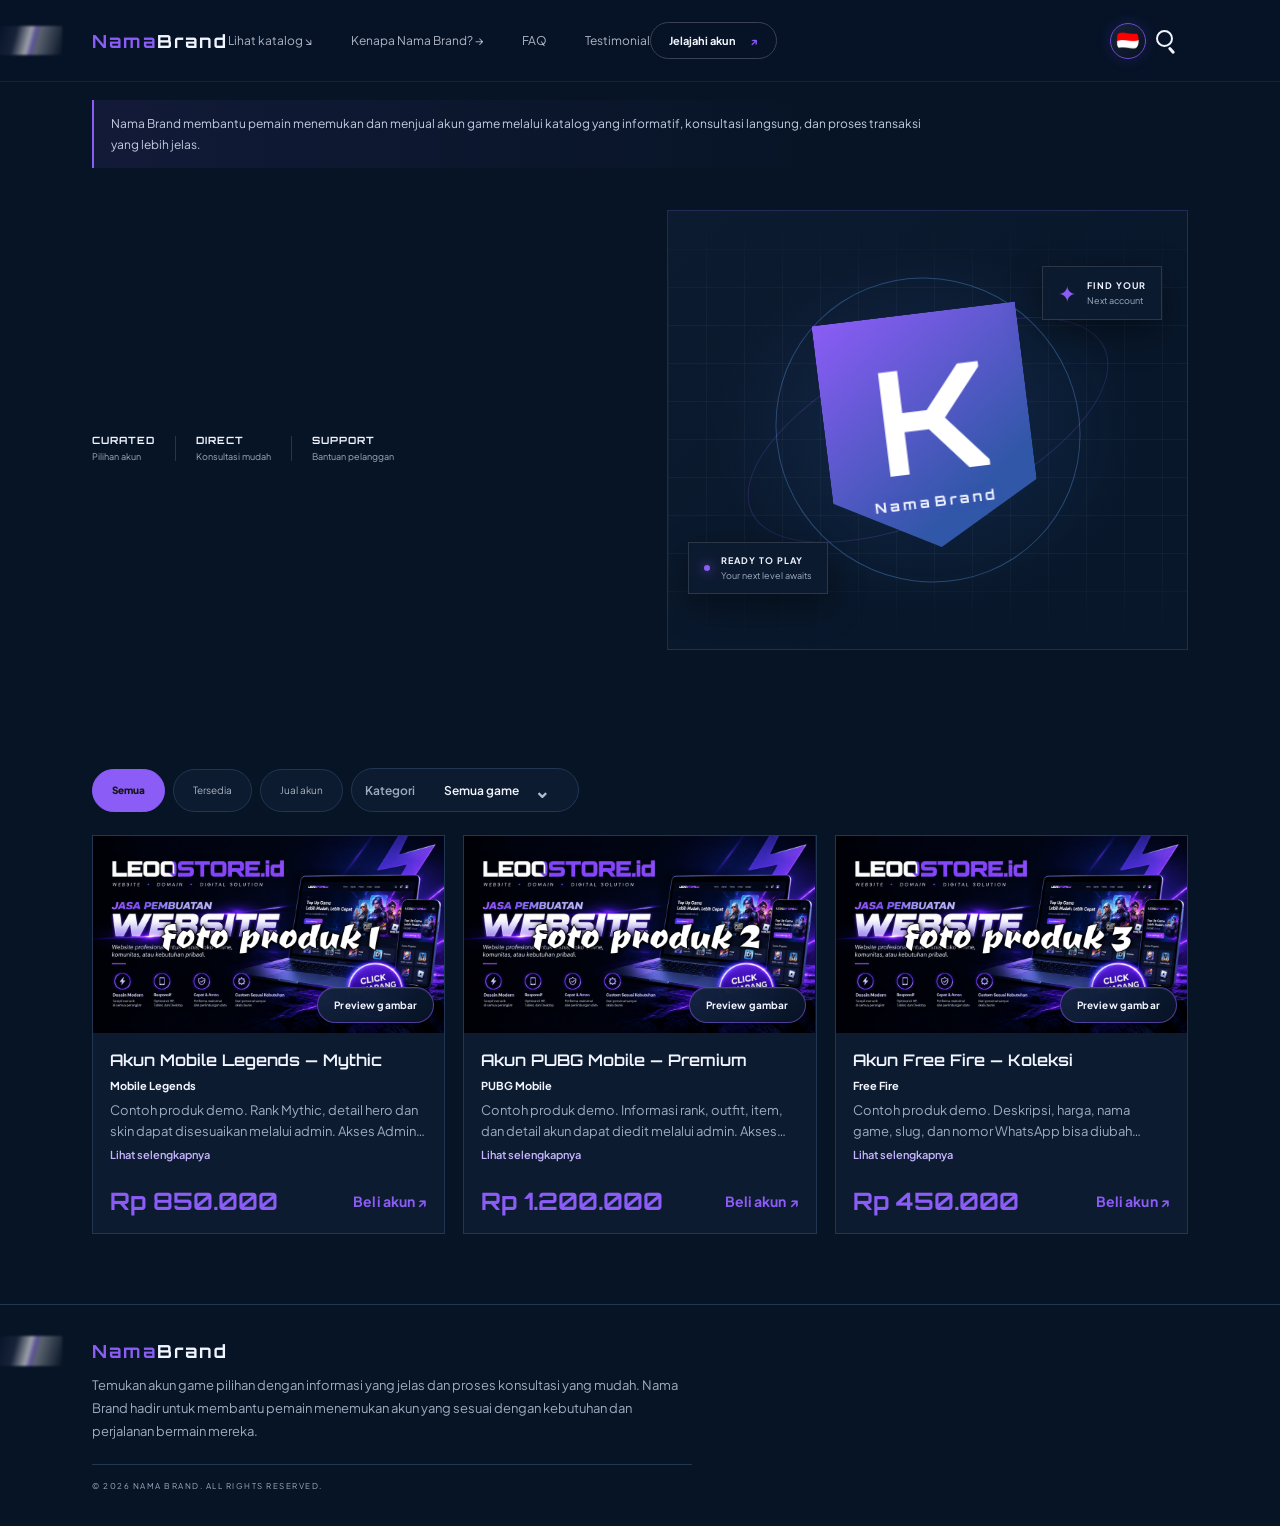
<file: index.html>
<!doctype html>
<html lang="id">
<head>
  <meta charset="utf-8">
  <meta name="viewport" content="width=device-width, initial-scale=1">
  <meta name="theme-color" content="#090b12">
  <meta name="description" content="Nama Brand — marketplace akun game pilihan. Temukan akun game yang sesuai dengan gaya bermainmu.">
  <title>Nama Brand — Level Up Your Game</title>
  <link rel="preconnect" href="https://fonts.googleapis.com">
  <link rel="preconnect" href="https://fonts.gstatic.com" crossorigin>
  <link href="https://fonts.googleapis.com/css2?family=Orbitron:wght@400..900&family=Plus+Jakarta+Sans:wght@400;500;600;700;800&display=swap" rel="stylesheet">
  <link rel="stylesheet" href="assets/css/style.css?v=navbar-hero-clean-2">
  <script src="assets/js/language-selector.js?v=nama-brand-language-fix-2" defer></script>
</head>
<body>
  <header class="site-header">
    <a class="brand" href="index.html" aria-label="Nama Brand home"><span class="brand-name"><span class="brand-ky">Nama</span><span class="brand-rest"> Brand</span></span></a>
    <nav class="desktop-nav" aria-label="Navigasi utama">
      <a href="#catalog">Lihat katalog ↘</a><a href="keunggulan.html">Kenapa Nama Brand? →</a><a href="faq.html">FAQ</a><a href="testimonials.html">Testimonial</a>
    </nav>
    <a class="header-cta" href="#catalog">Jelajahi akun <span>↗</span></a>
    <div class="header-search-wrap"><button class="header-search-toggle" type="button" aria-label="Cari game" aria-expanded="false"><span class="search-icon" aria-hidden="true"></span></button><div class="header-search-panel" hidden><label class="search-box"><span>⌕</span><input id="search-input" type="search" placeholder="Cari nama akun atau game..." aria-label="Cari nama akun atau game"></label></div></div>
    <button class="menu-toggle" aria-label="Buka menu" aria-expanded="false">☰</button>
  </header>

  <section class="brand-intro" aria-label="Tentang Nama Brand">
    <p>Nama Brand membantu pemain menemukan dan menjual akun game melalui katalog yang informatif, konsultasi langsung, dan proses transaksi yang lebih jelas.</p>
  </section>

  <main>
    <section class="hero">
      <div class="hero-copy">
        <div class="eyebrow"><span class="pulse"></span> GAME ACCOUNT MARKETPLACE</div>
        <h1>YOUR GAME.<br><span>YOUR NEXT LEVEL.</span></h1>
        <p>Temukan akun game pilihan untuk membuka pengalaman bermain yang baru. Pilih akunmu, cek detailnya, lalu hubungi tim Nama Brand.</p>
        
        <div class="hero-meta"><div><strong>CURATED</strong><small>Pilihan akun</small></div><i></i><div><strong>DIRECT</strong><small>Konsultasi mudah</small></div><i></i><div><strong>SUPPORT</strong><small>Bantuan pelanggan</small></div></div>
      </div>
      <div class="hero-art" aria-label="Ilustrasi visual gaming">
        <div class="art-grid"></div><div class="orbit orbit-one"></div><div class="orbit orbit-two"></div>
        <div class="hero-emblem"><span class="emblem-top">K</span><span class="emblem-bottom"><span class="emblem-ky">Nama</span><span class="emblem-rest"> Brand</span></span></div>
        <div class="floating-tag tag-top"><span class="tag-icon">✦</span><span><b>FIND YOUR</b><small>Next account</small></span></div>
        <div class="floating-tag tag-bottom"><span class="tag-live"></span><span><b>READY TO PLAY</b><small>Your next level awaits</small></span></div>
      </div>
    </section>

    <section class="catalog section-wrap" id="catalog" aria-label="Katalog akun game">
      <!-- Catalog filters lead directly into the account listings. -->
      <div class="catalog-tools catalog-tools-new">
        <div class="catalog-tabs-wrap"><div class="filter-list catalog-tabs" id="filters"><button class="filter active" data-filter="all">Semua</button><button class="filter" data-filter="available">Tersedia</button><button class="filter" data-filter="sell">Jual akun</button><label class="category-filter"><span>Kategori</span><select id="category-select" aria-label="Pilih kategori game"><option value="">Semua game</option></select></label></div></div>
      </div>
      <section class="sell-panel" id="sell-panel" hidden><div><p class="sell-kicker">PUNYA AKUN UNTUK DIJUAL?</p><h3>Jadikan akunmu kesempatan baru bagi pemain lain.</h3><p>Ingin menjual akun game? Hubungi tim Nama Brand untuk konsultasi dan informasi proses penawaran akun.</p></div><a class="button button-primary sell-whatsapp" id="sell-whatsapp" href="https://wa.me/6285646035233?text=Halo%20Nama Brand%2C%20saya%20ingin%20menjual%20akun%20game." target="_blank" rel="noopener">Jual sekarang ↗</a></section>
      <div class="product-grid" id="product-grid"></div>
    </section>



  </main>

  <footer class="site-footer"><div class="footer-main"><a class="brand" href="index.html"><span class="brand-name"><span class="brand-ky">Nama</span><span class="brand-rest"> Brand</span></span></a><p>Temukan akun game pilihan dengan informasi yang jelas dan proses konsultasi yang mudah. Nama Brand hadir untuk membantu pemain menemukan akun yang sesuai dengan kebutuhan dan perjalanan bermain mereka.</p></div><small>© 2026 NAMA BRAND. ALL RIGHTS RESERVED.</small></footer>
  <script src="assets/js/demo-defaults.js?v=2" defer></script><script src="assets/js/storefront.js?v=nama-brand-copy-2" defer></script>
</body>
</html>
</file>
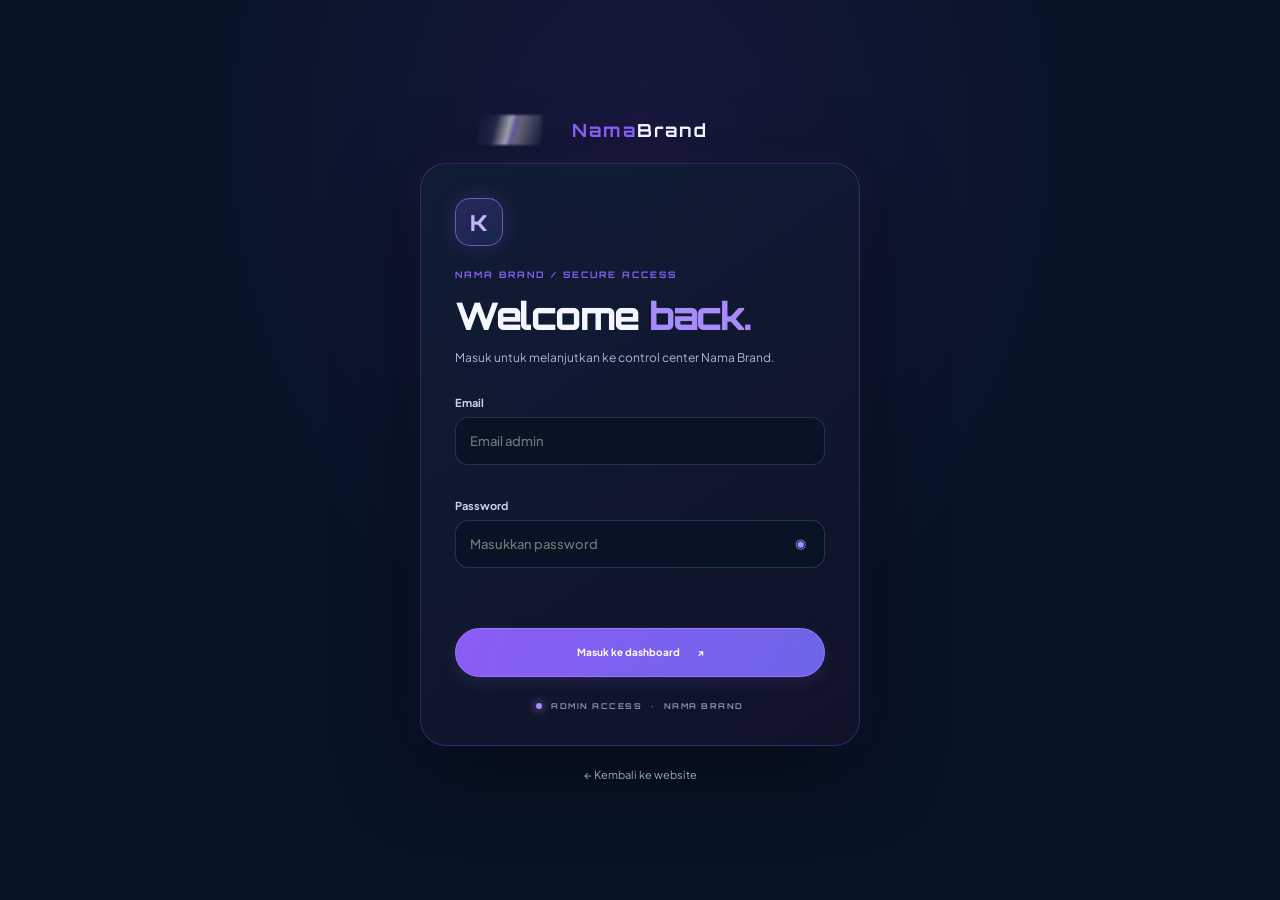
<file: admin-catalog.html>
<!doctype html><html lang="id"><head><meta charset="utf-8"><meta name="viewport" content="width=device-width,initial-scale=1"><meta name="theme-color" content="#071426"><title>Kelola Katalog — Nama Brand</title><link rel="preconnect" href="https://fonts.googleapis.com"><link rel="preconnect" href="https://fonts.gstatic.com" crossorigin><link href="https://fonts.googleapis.com/css2?family=Orbitron:wght@400..900&family=Plus+Jakarta+Sans:wght@400;500;600;700;800&display=swap" rel="stylesheet"><link rel="stylesheet" href="assets/css/style.css?v=admin-auth-2"><script src="assets/js/admin-auth.js?v=1"></script></head><body class="admin-body"><header class="admin-topbar"><a class="brand" href="admin.html"><span class="brand-name"><span class="brand-ky">Nama</span><span class="brand-rest"> Brand</span></span> <span class="admin-label">ADMIN</span></a><div class="admin-menu-wrap"><button class="admin-menu-toggle" aria-label="Buka menu admin" aria-expanded="false">☰</button><nav class="admin-menu"><a href="admin.html">Dashboard</a><a class="active" href="admin-catalog.html">Kelola katalog</a><a href="admin-testimonials.html">Kelola testimoni</a><a href="#" data-auth-placeholder="logout">Logout</a><a href="index.html">← Lihat website</a></nav></div></header><main class="admin-main"><div class="admin-heading"><div><p class="admin-kicker">PRODUCT MANAGEMENT / 01</p><h1>Kelola <span>katalog.</span></h1><p class="admin-subtitle">Tambah akun game, atur detail produk, unggah banyak foto, dan sesuaikan crop sebelum ditampilkan.</p></div><div class="admin-stats"><div><strong id="total-products">0</strong><span>TOTAL PRODUK</span></div><div><strong id="available-products">0</strong><span>TERSEDIA</span></div></div></div><div class="admin-notice"><strong>Penyimpanan lokal sementara</strong><span>Data dan foto hanya tersimpan di browser/perangkat ini. Supabase akan dihubungkan setelah fitur admin selesai.</span></div><div class="admin-layout"><section class="admin-panel admin-form-panel"><div class="admin-panel-heading"><div><p class="admin-kicker">PRODUCT DETAILS</p><h2 id="form-heading">Tambah produk</h2></div><span class="admin-step">01</span></div><form id="product-form"><input type="hidden" id="product-id"><label class="admin-field">Nama akun<input id="product-name" required maxlength="90" placeholder="Contoh: akun Mythic Full Skin"></label><label class="admin-field">Game<input id="product-game" required maxlength="60" placeholder="Contoh: Mobile Legends"></label><label class="admin-field">Slug produk<input id="product-slug" maxlength="100" placeholder="contoh: akun-mobile-legends-mythic"></label><label class="admin-field">Nomor WhatsApp tujuan<input id="product-whatsapp" inputmode="tel" maxlength="20" placeholder="6285823538473"></label><label class="admin-field">Harga (Rp)<input id="product-price" type="number" min="0" step="1000" required placeholder="Contoh: 1500000"></label><label class="admin-field">Deskripsi<textarea id="product-description" rows="4" maxlength="1200" placeholder="Rank, skin, item, server, dan detail akun..."></textarea></label><label class="admin-field">Status stok<select id="product-status"><option value="available">Tersedia</option><option value="sold">Terjual</option></select></label><div class="admin-field"><span class="admin-field-label">Foto akun (maksimal 20 foto)</span><label class="upload-area" for="product-images"><span class="upload-symbol">＋</span><strong>Pilih beberapa foto akun</strong><small>JPG, PNG, WebP · Maksimal 20 foto · 8 MB per foto</small><input id="product-images" type="file" accept="image/png,image/jpeg,image/webp" multiple></label><div id="image-queue" class="image-queue"></div></div><div class="admin-form-actions"><button class="admin-primary" type="submit" id="save-product">Simpan produk <span>↗</span></button><button class="admin-secondary" type="button" id="reset-form">Reset</button></div><p class="admin-form-message" id="form-message" role="status"></p></form></section><section class="admin-panel admin-list-panel"><div class="admin-panel-heading"><div><p class="admin-kicker">YOUR INVENTORY</p><h2>Daftar produk</h2></div><span class="admin-step">02</span></div><div class="admin-list-toolbar"><input id="admin-search" type="search" placeholder="Cari nama akun atau game..." aria-label="Cari produk"><button id="export-products" class="admin-secondary" type="button">Backup JSON ↓</button></div><div id="admin-product-list" class="admin-product-list"></div></section></div></main><script src="assets/js/demo-defaults.js?v=2" defer></script><script src="assets/js/admin-menu.js" defer></script><script src="assets/js/photo-editor.js?v=photo-gesture-2" defer></script><script src="assets/js/admin.js?v=slug-wa-1" defer></script></body></html>
</file>
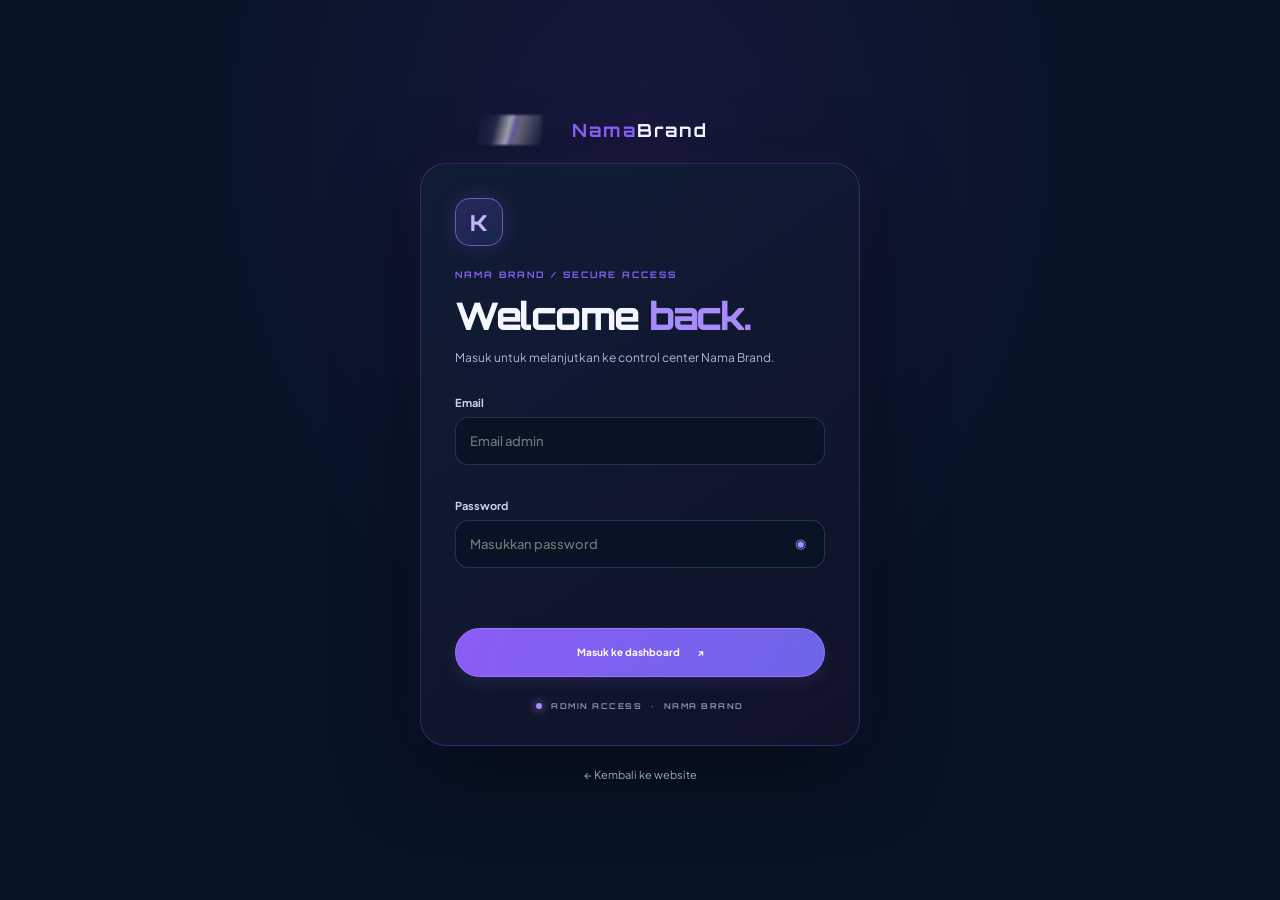
<file: admin-login.html>
<!doctype html>
<html lang="id"><head><meta charset="utf-8"><meta name="viewport" content="width=device-width,initial-scale=1"><meta name="theme-color" content="#071426"><title>Login Admin — Nama Brand</title><link rel="preconnect" href="https://fonts.googleapis.com"><link rel="preconnect" href="https://fonts.gstatic.com" crossorigin><link href="https://fonts.googleapis.com/css2?family=Orbitron:wght@400..900&family=Plus+Jakarta+Sans:wght@400;500;600;700;800&display=swap" rel="stylesheet"><link rel="stylesheet" href="assets/css/style.css?v=admin-auth-2"><script src="assets/js/admin-auth.js?v=2"></script></head>
<body class="admin-body admin-login-body"><main class="admin-login-shell"><a class="brand admin-login-brand" href="index.html"><span class="brand-name"><span class="brand-ky">Nama</span><span class="brand-rest"> Brand</span></span></a><section class="admin-login-card"><div class="admin-login-symbol">K</div><p class="admin-kicker">NAMA BRAND / SECURE ACCESS</p><h1>Welcome <span>back.</span></h1><p class="admin-login-copy">Masuk untuk melanjutkan ke control center Nama Brand.</p><form id="admin-login-form"><label class="admin-field">Email<input id="admin-email" type="email" autocomplete="username" placeholder="Email admin" required></label><label class="admin-field">Password<span class="admin-password-wrap"><input id="admin-password" type="password" autocomplete="current-password" placeholder="Masukkan password" required><button type="button" id="toggle-password" aria-label="Tampilkan password">◉</button></span></label><p class="admin-login-error" id="login-error" role="alert"></p><button class="admin-primary admin-login-submit" type="submit">Masuk ke dashboard <span>↗</span></button></form><div class="admin-login-foot"><span class="admin-login-dot"></span> ADMIN ACCESS <span>·</span> NAMA BRAND</div></section><a class="admin-login-back" href="index.html">← Kembali ke website</a></main>
<script>(()=>{const form=document.querySelector('#admin-login-form'),email=document.querySelector('#admin-email'),password=document.querySelector('#admin-password'),error=document.querySelector('#login-error'),toggle=document.querySelector('#toggle-password');toggle.addEventListener('click',()=>{password.type=password.type==='password'?'text':'password';toggle.setAttribute('aria-label',password.type==='password'?'Tampilkan password':'Sembunyikan password')});form.addEventListener('submit',async e=>{e.preventDefault();error.textContent='';const btn=form.querySelector('button[type="submit"]');btn.disabled=true;btn.textContent='Memverifikasi...';try{const raw=new TextEncoder().encode(email.value.trim().toLowerCase()+'|'+password.value),digest=await crypto.subtle.digest('SHA-256',raw),hash=[...new Uint8Array(digest)].map(x=>x.toString(16).padStart(2,'0')).join('');if(email.value.trim().toLowerCase()!=='admin@namabrand.demo'||hash!=='d045adaf75004f1c4ef71a892c4b050bcb2e47c8ea0678a3e02ece88fda8922c'){error.textContent='Email atau password tidak sesuai.';password.value='';password.focus();return}localStorage.setItem('kyvora_admin_session_v1',JSON.stringify({email:'admin@namabrand.demo',at:Date.now()}));const next=new URLSearchParams(location.search).get('next');location.replace(next&&['admin.html','admin-catalog.html','admin-testimonials.html'].includes(next)?next:'admin.html')}catch(err){error.textContent='Browser tidak mendukung verifikasi login ini. Coba browser terbaru.'}finally{btn.disabled=false;btn.innerHTML='Masuk ke dashboard <span>↗</span>'}})})();</script></body></html>
</file>
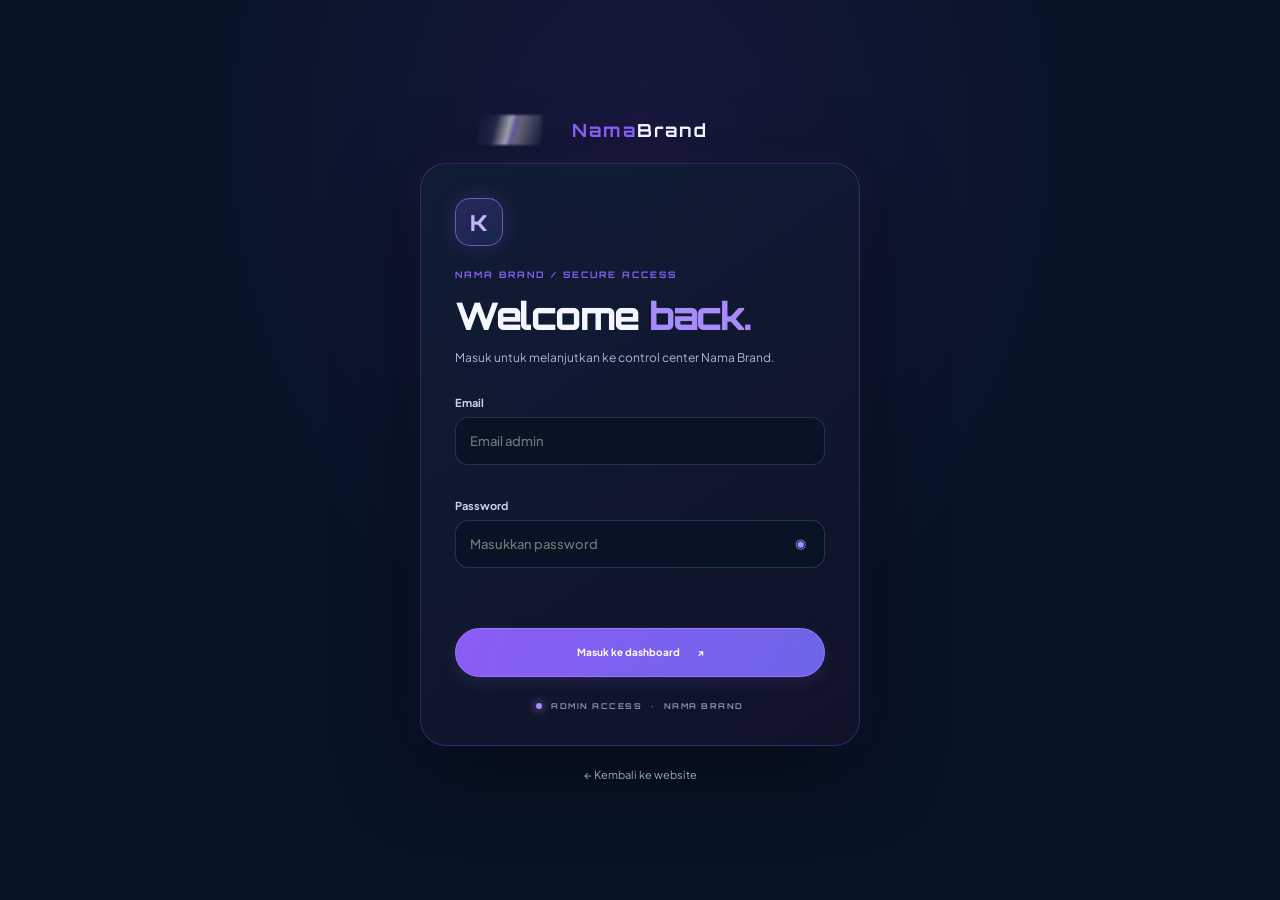
<file: admin-testimonials.html>
<!doctype html><html lang="id"><head><meta charset="utf-8"><meta name="viewport" content="width=device-width,initial-scale=1"><meta name="theme-color" content="#071426"><title>Kelola Testimoni — Nama Brand</title><link rel="preconnect" href="https://fonts.googleapis.com"><link rel="preconnect" href="https://fonts.gstatic.com" crossorigin><link href="https://fonts.googleapis.com/css2?family=Orbitron:wght@400..900&family=Plus+Jakarta+Sans:wght@400;500;600;700;800&display=swap" rel="stylesheet"><link rel="stylesheet" href="assets/css/style.css?v=admin-auth-2"><script src="assets/js/admin-auth.js?v=1"></script></head><body class="admin-body"><header class="admin-topbar"><a class="brand" href="admin.html"><span class="brand-name"><span class="brand-ky">Nama</span><span class="brand-rest"> Brand</span></span> <span class="admin-label">ADMIN</span></a><div class="admin-menu-wrap"><button class="admin-menu-toggle" aria-label="Buka menu admin" aria-expanded="false">☰</button><nav class="admin-menu"><a href="admin.html">Dashboard</a><a href="admin-catalog.html">Kelola katalog</a><a class="active" href="admin-testimonials.html">Kelola testimoni</a><a href="#" data-auth-placeholder="logout">Logout</a><a href="index.html">← Lihat website</a></nav></div></header><main class="admin-main"><div class="admin-heading"><div><p class="admin-kicker">CUSTOMER STORIES / 02</p><h1>Kelola <span>testimoni.</span></h1><p class="admin-subtitle">Tambahkan bukti transaksi, screenshot chat, dan cerita pelanggan ke halaman testimoni publik.</p></div><div class="admin-stats"><div><strong id="total-testimonials">0</strong><span>TESTIMONI</span></div><div><strong id="total-testimonial-photos">0</strong><span>FOTO</span></div></div></div><div class="admin-notice"><strong>Privasi pelanggan</strong><span>Pastikan sudah mendapat izin pelanggan sebelum mempublikasikan nama, nomor telepon, foto profil, atau isi percakapan WhatsApp.</span></div><div class="admin-layout"><section class="admin-panel admin-form-panel"><div class="admin-panel-heading"><div><p class="admin-kicker">TESTIMONIAL DETAILS</p><h2 id="testimonial-form-heading">Tambah testimoni</h2></div><span class="admin-step">01</span></div><form id="testimonial-form"><input type="hidden" id="testimonial-id"><label class="admin-field">Judul / nama tampilan<input id="testimonial-title" required maxlength="90" placeholder="Contoh: Transaksi akun MLBB"></label><label class="admin-field">Deskripsi testimoni<textarea id="testimonial-description" rows="4" maxlength="1000" placeholder="Ceritakan pengalaman pelanggan..."></textarea></label><label class="admin-field">Tanggal (opsional)<input id="testimonial-date" type="date"></label><div class="admin-field"><span class="admin-field-label">Foto testimoni (maksimal 20 foto)</span><label class="upload-area" for="testimonial-images"><span class="upload-symbol">＋</span><strong>Pilih screenshot / foto testimoni</strong><small>JPG, PNG, WebP · Maksimal 20 foto · 8 MB per foto</small><input id="testimonial-images" type="file" accept="image/png,image/jpeg,image/webp" multiple></label><div id="testimonial-image-queue" class="image-queue"></div></div><div class="admin-form-actions"><button class="admin-primary" type="submit" id="save-testimonial">Simpan testimoni <span>↗</span></button><button class="admin-secondary" type="button" id="reset-testimonial">Reset</button></div><p class="admin-form-message" id="testimonial-message" role="status"></p></form></section><section class="admin-panel admin-list-panel"><div class="admin-panel-heading"><div><p class="admin-kicker">PUBLISHED STORIES</p><h2>Daftar testimoni</h2></div><span class="admin-step">02</span></div><div class="admin-list-toolbar"><input id="testimonial-search" type="search" placeholder="Cari testimoni..." aria-label="Cari testimoni"><button id="export-testimonials" class="admin-secondary" type="button">Backup JSON ↓</button></div><div id="admin-testimonial-list" class="admin-product-list"></div></section></div></main><script src="assets/js/demo-defaults.js?v=2" defer></script><script src="assets/js/admin-menu.js" defer></script><script src="assets/js/photo-editor.js?v=photo-gesture-2" defer></script><script src="assets/js/admin-testimonials.js?v=photo-modal-5" defer></script></body></html>
</file>
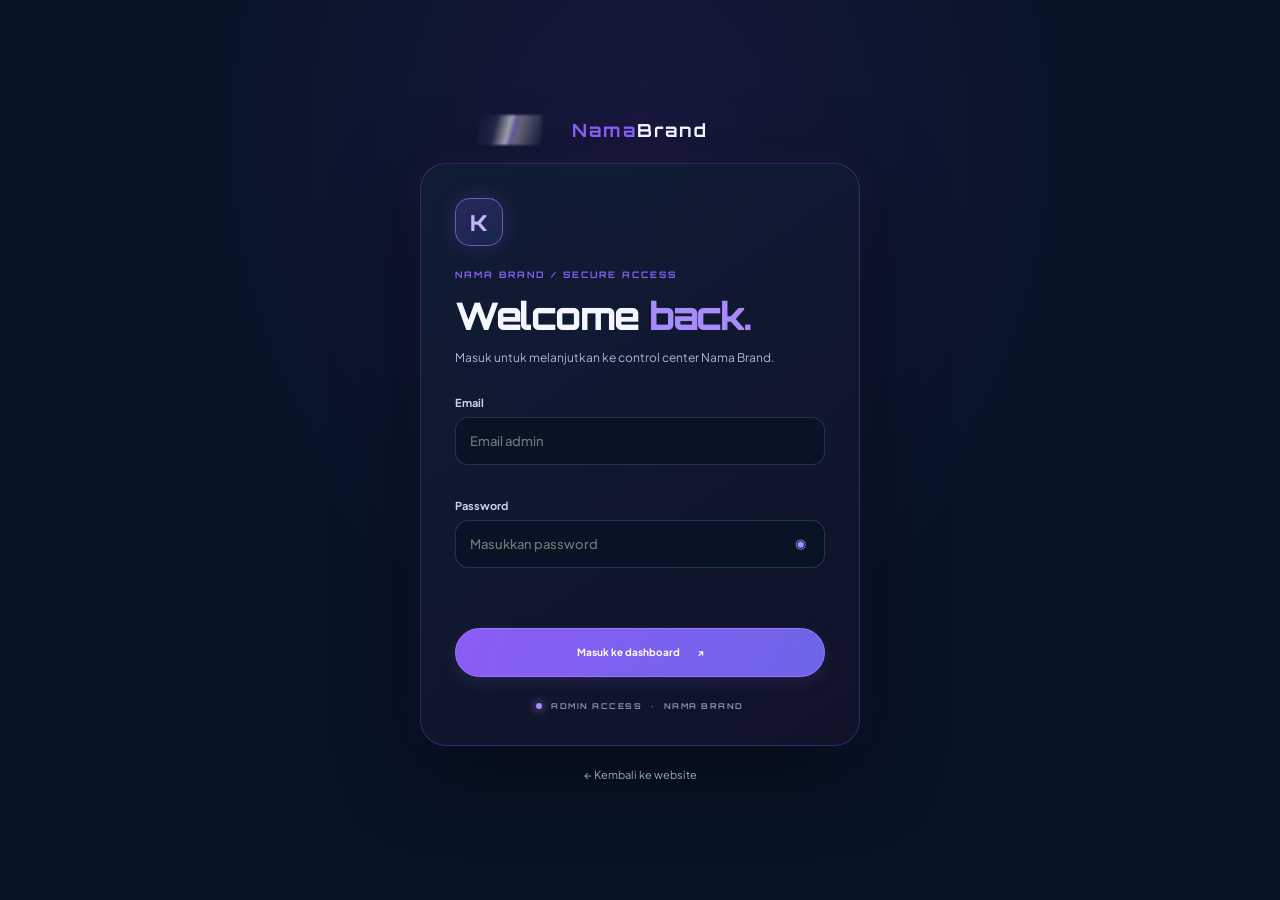
<file: admin.html>
<!doctype html><html lang="id"><head><meta charset="utf-8"><meta name="viewport" content="width=device-width,initial-scale=1"><meta name="theme-color" content="#071426"><title>Dashboard Admin — Nama Brand</title><link rel="preconnect" href="https://fonts.googleapis.com"><link rel="preconnect" href="https://fonts.gstatic.com" crossorigin><link href="https://fonts.googleapis.com/css2?family=Orbitron:wght@400..900&family=Plus+Jakarta+Sans:wght@400;500;600;700;800&display=swap" rel="stylesheet"><link rel="stylesheet" href="assets/css/style.css?v=admin-auth-2"><script src="assets/js/admin-auth.js?v=1"></script></head><body class="admin-body"><header class="admin-topbar"><a class="brand" href="admin.html"><span class="brand-name"><span class="brand-ky">Nama</span><span class="brand-rest"> Brand</span></span> <span class="admin-label">ADMIN</span></a><div class="admin-menu-wrap"><button class="admin-menu-toggle" aria-label="Buka menu admin" aria-expanded="false">☰</button><nav class="admin-menu"><a class="active" href="admin.html">Dashboard</a><a href="admin-catalog.html">Kelola katalog</a><a href="admin-testimonials.html">Kelola testimoni</a><a href="#" data-auth-placeholder="logout">Logout</a><a href="index.html">← Lihat website</a></nav></div></header><main class="admin-main"><div class="admin-heading"><div><p class="admin-kicker">NAMA BRAND / CONTROL CENTER</p><h1>Dashboard <span>admin.</span></h1><p class="admin-subtitle">Kelola katalog akun game dan testimoni pelanggan dari satu tempat.</p></div></div><div class="admin-notice"><strong>Mode penyimpanan lokal</strong><span>Data saat ini tersimpan di browser/perangkat ini saja. Belum tersinkron ke perangkat pengunjung atau admin lain. Integrasi Supabase dilakukan setelah fitur admin selesai.</span></div><div class="admin-reset-panel"><div><strong>Mulai ulang demo</strong><span>Kembalikan produk dan testimoni ke data bawaan di browser ini saja.</span></div><button type="button" id="reset-demo-data" style="border:1px solid rgba(255,255,255,.18);border-radius:10px;padding:11px 15px;background:#172b45;color:#fff;font:600 13px inherit;cursor:pointer">Reset Demo ke Data Awal ↻</button></div><div class="admin-overview-grid"><a class="admin-overview-card" href="admin-catalog.html"><span class="admin-overview-icon">▤</span><span class="admin-overview-label">MANAJEMEN PRODUK</span><strong id="dash-products">0</strong><b>Produk katalog</b><small>Tambah foto, detail, harga, dan stok akun <i>↗</i></small></a><a class="admin-overview-card" href="admin-testimonials.html"><span class="admin-overview-icon">✦</span><span class="admin-overview-label">SOCIAL PROOF</span><strong id="dash-testimonials">0</strong><b>Testimoni</b><small>Kelola foto dan cerita pelanggan <i>↗</i></small></a></div></main><script src="assets/js/demo-defaults.js?v=2" defer></script><script src="assets/js/admin-menu.js" defer></script><script src="assets/js/admin-dashboard.js?v=3" defer></script></body></html>
</file>
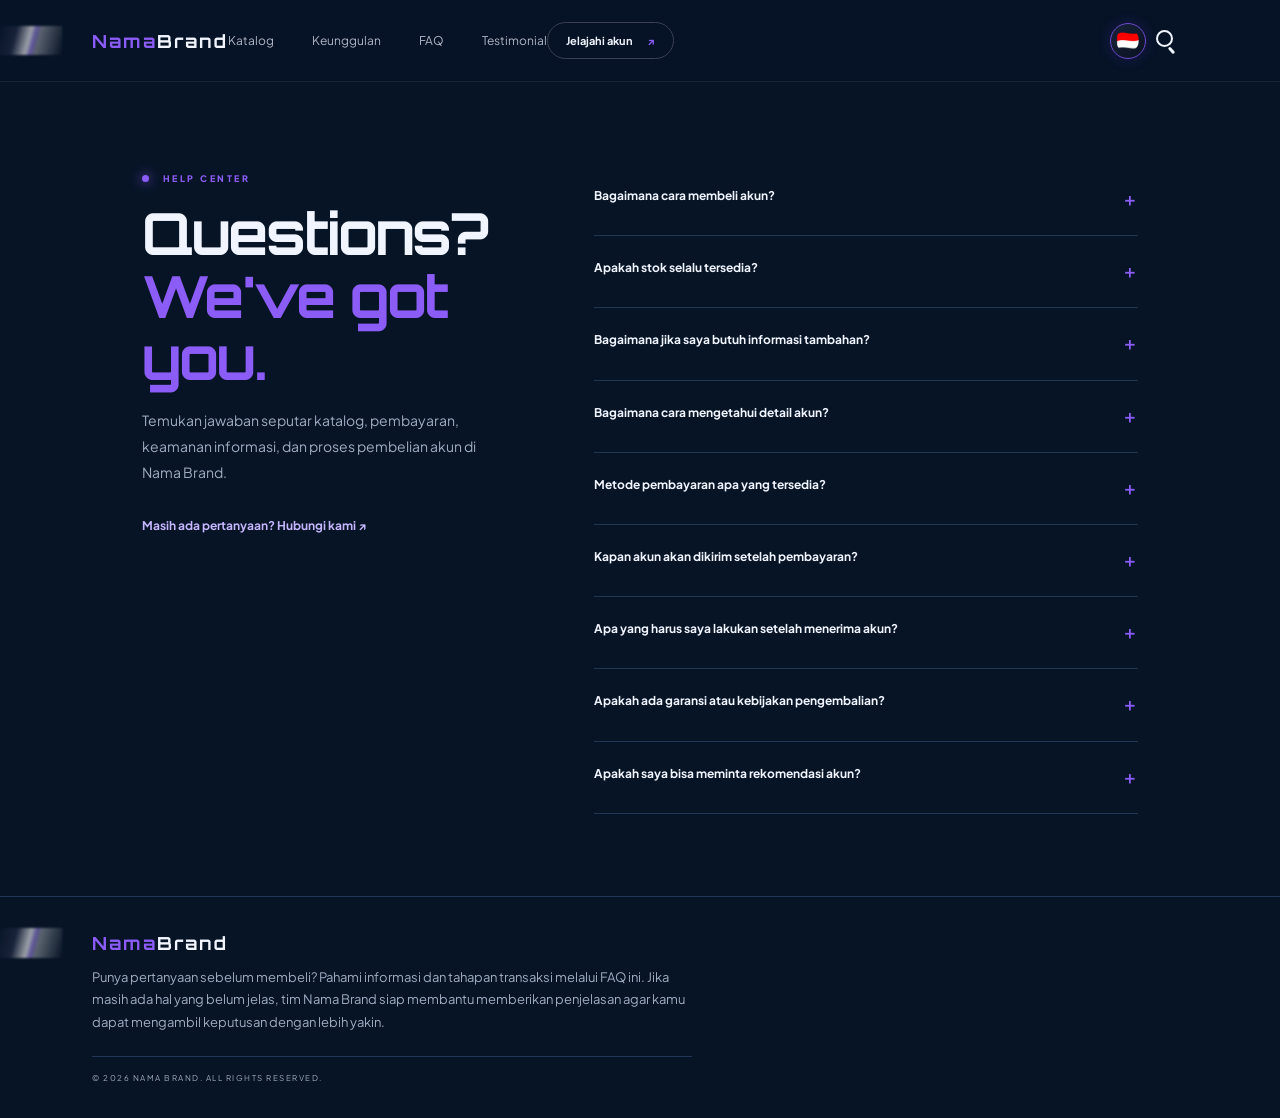
<file: faq.html>
<!doctype html>
<html lang="id">
<head>
  <meta charset="utf-8">
  <meta name="viewport" content="width=device-width, initial-scale=1">
  <meta name="theme-color" content="#071426">
  <meta name="description" content="Pertanyaan umum tentang pembelian akun game di Nama Brand.">
  <title>FAQ — Nama Brand</title>
  <link rel="preconnect" href="https://fonts.googleapis.com">
  <link rel="preconnect" href="https://fonts.gstatic.com" crossorigin>
  <link href="https://fonts.googleapis.com/css2?family=Orbitron:wght@400..900&family=Plus+Jakarta+Sans:wght@400;500;600;700;800&display=swap" rel="stylesheet">
  <link rel="stylesheet" href="assets/css/style.css?v=public-search-meta-loop-1">
  <script src="assets/js/language-selector.js?v=nama-brand-copy-1" defer></script>
</head>
<body class="secondary-page">
  <header class="site-header">
    <a class="brand" href="index.html" aria-label="Nama Brand home"><span class="brand-name"><span class="brand-ky">Nama</span><span class="brand-rest"> Brand</span></span></a>
    <nav class="desktop-nav" aria-label="Navigasi utama">
      <a href="index.html#catalog">Katalog</a><a href="keunggulan.html">Keunggulan</a><a href="faq.html" aria-current="page">FAQ</a><a href="testimonials.html">Testimonial</a>
    </nav>
    <a class="header-cta" href="index.html#catalog">Jelajahi akun <span>↗</span></a>
    <div class="header-search-wrap"><a class="header-search-toggle" href="index.html#catalog" aria-label="Cari akun"><span class="search-icon" aria-hidden="true"></span></a></div>
    <button class="menu-toggle" aria-label="Buka menu" aria-expanded="false">☰</button>
  </header>
  <main>
    <section class="faq section-wrap" id="faq">
      <div class="faq-intro"><p class="eyebrow"><span class="pulse"></span> HELP CENTER</p><h1>Questions?<br><span>We've got you.</span></h1><p>Temukan jawaban seputar katalog, pembayaran, keamanan informasi, dan proses pembelian akun di Nama Brand.</p><a class="faq-contact-link" href="https://wa.me/6285646035233?text=Halo%20Nama Brand%2C%20saya%20ingin%20bertanya." target="_blank" rel="noopener">Masih ada pertanyaan? Hubungi kami ↗</a></div>
      <div class="faq-list">
        <details><summary>Bagaimana cara membeli akun?<span>＋</span></summary><p>Pilih akun dari katalog, baca detailnya, lalu hubungi tim Nama Brand untuk memastikan stok, harga, dan proses transaksi sebelum melakukan pembayaran.</p></details>
        <details><summary>Apakah stok selalu tersedia?<span>＋</span></summary><p>Stok dapat berubah sewaktu-waktu. Hubungi tim kami untuk memastikan akun masih tersedia sebelum pembayaran.</p></details>
        <details><summary>Bagaimana jika saya butuh informasi tambahan?<span>＋</span></summary><p>Kirim nama atau kode akun yang ingin ditanyakan kepada tim Nama Brand agar kami bisa membantu menjelaskan detailnya.</p></details>
        <details><summary>Bagaimana cara mengetahui detail akun?<span>＋</span></summary><p>Baca deskripsi dan informasi pada halaman produk. Jika ada detail yang belum tercantum, tanyakan kepada tim kami sebelum transaksi.</p></details>
        <details><summary>Metode pembayaran apa yang tersedia?<span>＋</span></summary><p>Metode pembayaran akan dikonfirmasi langsung oleh tim Nama Brand saat proses pemesanan. Pastikan detail pembayaran sudah cocok dan terkonfirmasi sebelum transfer.</p></details>
        <details><summary>Kapan akun akan dikirim setelah pembayaran?<span>＋</span></summary><p>Waktu dan cara penyerahan akun akan diinformasikan saat konfirmasi pesanan. Pastikan kamu memahami prosesnya sebelum menyelesaikan pembayaran.</p></details>
        <details><summary>Apa yang harus saya lakukan setelah menerima akun?<span>＋</span></summary><p>Periksa akses akun dan ikuti instruksi penyerahan yang diberikan. Jika menemukan kendala, segera hubungi tim kami dengan menyertakan kode pesanan.</p></details>
        <details><summary>Apakah ada garansi atau kebijakan pengembalian?<span>＋</span></summary><p>Ketentuan garansi atau pengembalian dapat berbeda untuk setiap akun. Minta penjelasan dan konfirmasi ketentuannya sebelum melakukan pembayaran.</p></details>
        <details><summary>Apakah saya bisa meminta rekomendasi akun?<span>＋</span></summary><p>Bisa. Sampaikan game yang kamu cari, kebutuhan bermain, dan kisaran anggaran agar tim kami dapat membantu mencarikan pilihan yang sesuai.</p></details>
      </div>
    </section>
  </main>
  <footer class="site-footer"><div class="footer-main"><a class="brand" href="index.html"><span class="brand-name"><span class="brand-ky">Nama</span><span class="brand-rest"> Brand</span></span></a><p>Punya pertanyaan sebelum membeli? Pahami informasi dan tahapan transaksi melalui FAQ ini. Jika masih ada hal yang belum jelas, tim Nama Brand siap membantu memberikan penjelasan agar kamu dapat mengambil keputusan dengan lebih yakin.</p></div><small>© <span id="year"></span> NAMA BRAND. ALL RIGHTS RESERVED.</small></footer>
  <script>
    (() => {
      const menu=document.querySelector('.menu-toggle');
      const header=document.querySelector('.site-header');
      menu?.addEventListener('click',()=>{
        const expanded=menu.getAttribute('aria-expanded')==='true';
        menu.setAttribute('aria-expanded',String(!expanded));
        header.classList.toggle('nav-open',!expanded);
      });
      document.querySelectorAll('.desktop-nav a').forEach(link=>link.addEventListener('click',()=>{
        header.classList.remove('nav-open');
        menu?.setAttribute('aria-expanded','false');
      }));
      document.getElementById('year').textContent=new Date().getFullYear();
    })();
  </script>
</body>
</html>
</file>
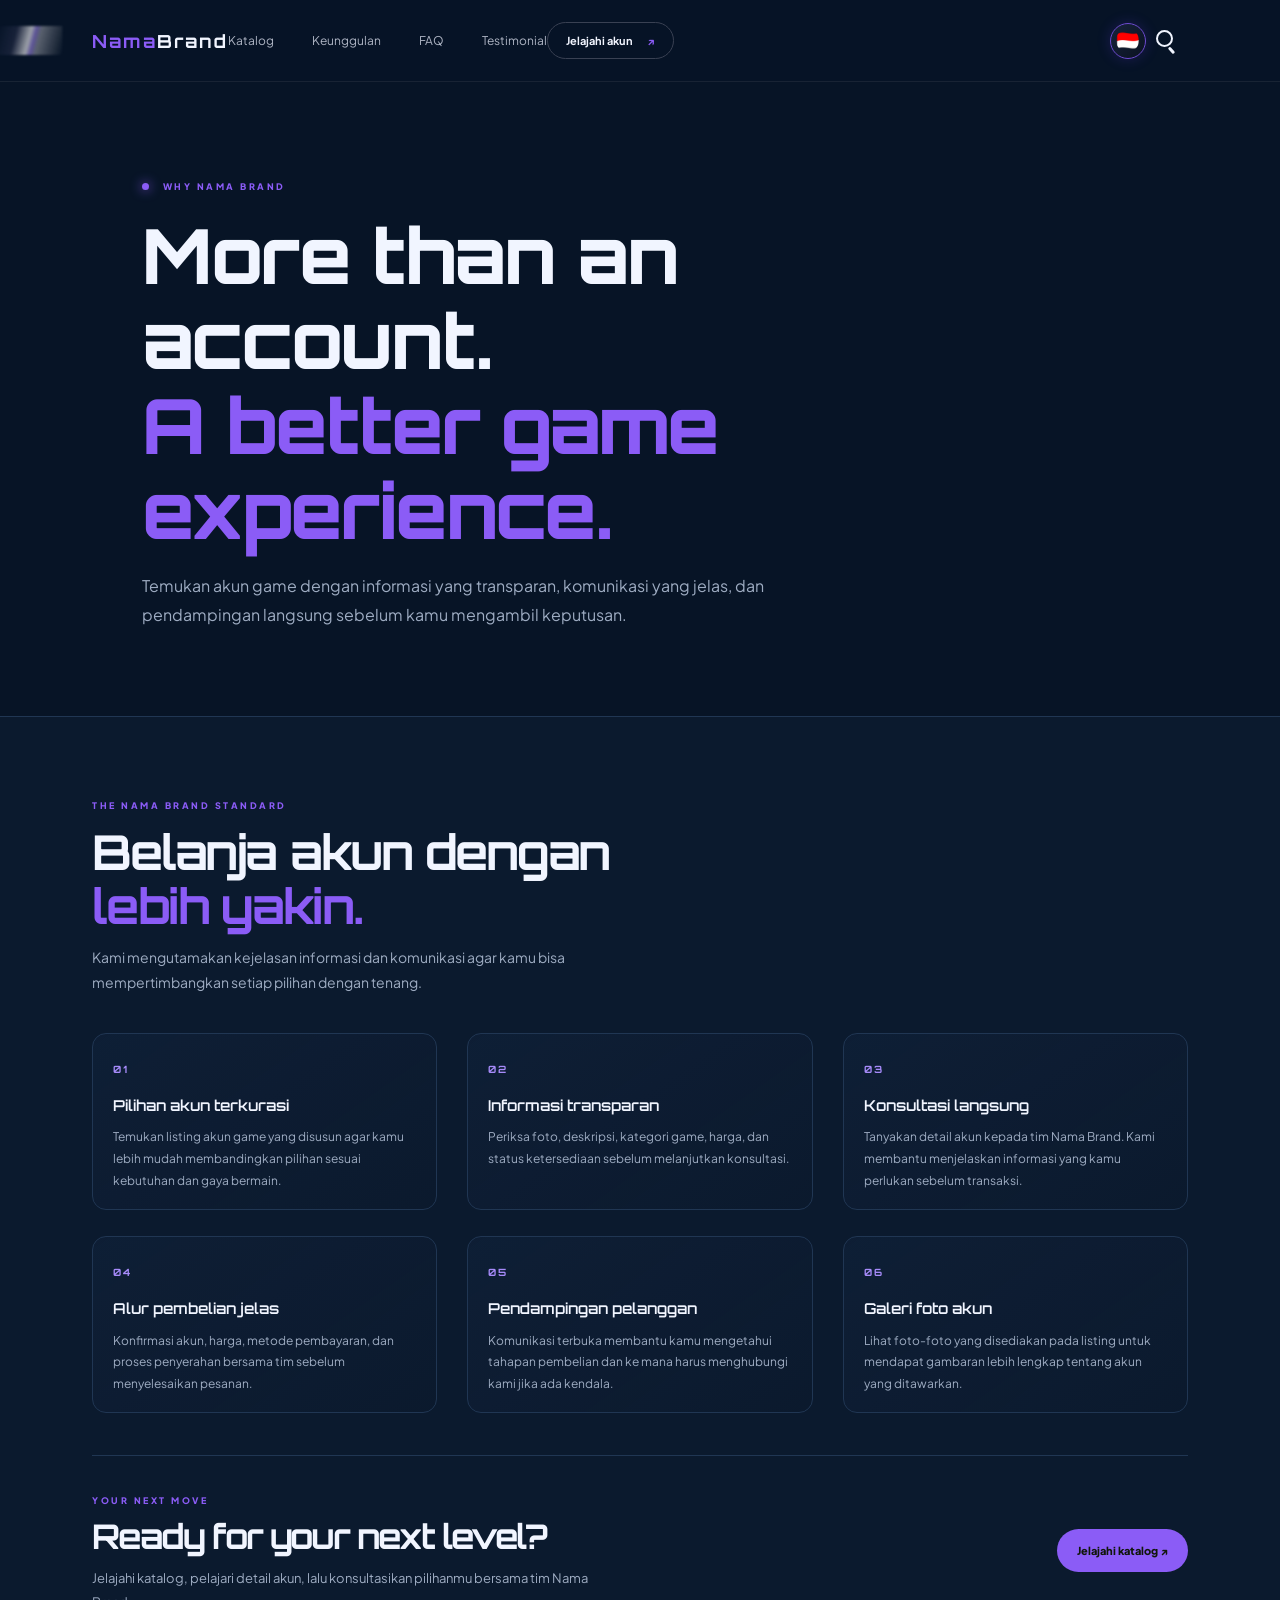
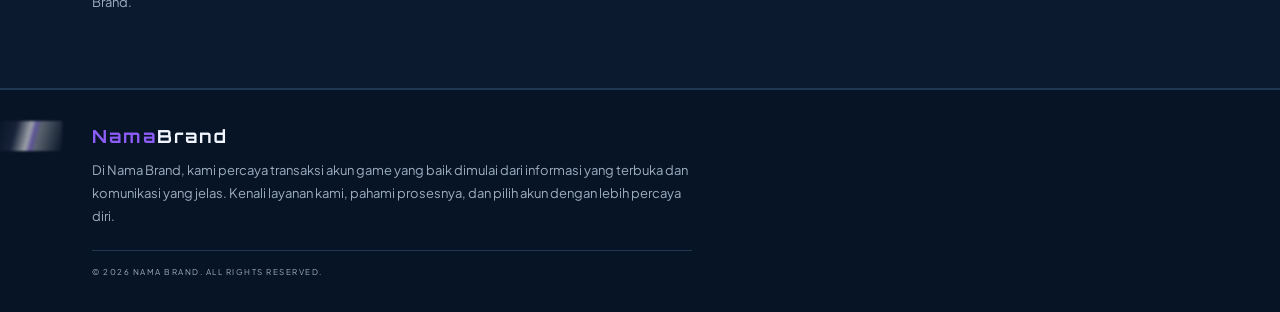
<file: keunggulan.html>
<!doctype html>
<html lang="id"><head><meta charset="utf-8"><meta name="viewport" content="width=device-width,initial-scale=1"><meta name="theme-color" content="#071426"><meta name="description" content="Kenali keunggulan layanan Nama Brand untuk menemukan akun game pilihan."><title>Keunggulan — Nama Brand</title><link rel="preconnect" href="https://fonts.googleapis.com"><link rel="preconnect" href="https://fonts.gstatic.com" crossorigin><link href="https://fonts.googleapis.com/css2?family=Orbitron:wght@400..900&family=Plus+Jakarta+Sans:wght@400;500;600;700;800&display=swap" rel="stylesheet"><link rel="stylesheet" href="assets/css/style.css?v=public-search-meta-loop-1">  <script src="assets/js/language-selector.js?v=nama-brand-copy-1" defer></script>
</head><body class="secondary-page"><header class="site-header"><a class="brand" href="index.html"><span class="brand-name"><span class="brand-ky">Nama</span><span class="brand-rest"> Brand</span></span></a><nav class="desktop-nav" aria-label="Navigasi utama"><a href="index.html#catalog">Katalog</a><a class="active" href="keunggulan.html">Keunggulan</a><a href="faq.html">FAQ</a><a href="testimonials.html">Testimonial</a></nav><a class="header-cta" href="index.html#catalog">Jelajahi akun <span>↗</span></a><div class="header-search-wrap"><a class="header-search-toggle" href="index.html#catalog" aria-label="Cari akun"><span class="search-icon" aria-hidden="true"></span></a></div><button class="menu-toggle" aria-label="Buka menu" aria-expanded="false">☰</button></header><main><section class="page-hero section-wrap"><p class="eyebrow"><span class="pulse"></span> WHY NAMA BRAND</p><h1>More than an account.<br><span>A better game experience.</span></h1><p>Temukan akun game dengan informasi yang transparan, komunikasi yang jelas, dan pendampingan langsung sebelum kamu mengambil keputusan.</p></section><section class="why-section"><div class="section-wrap why-inner"><div class="why-section-heading"><p class="eyebrow">THE NAMA BRAND STANDARD</p><h2>Belanja akun dengan<br><span>lebih yakin.</span></h2><p class="why-section-intro">Kami mengutamakan kejelasan informasi dan komunikasi agar kamu bisa mempertimbangkan setiap pilihan dengan tenang.</p></div><div class="benefit-grid"><article><span class="benefit-number">01</span><h3>Pilihan akun terkurasi</h3><p>Temukan listing akun game yang disusun agar kamu lebih mudah membandingkan pilihan sesuai kebutuhan dan gaya bermain.</p></article><article><span class="benefit-number">02</span><h3>Informasi transparan</h3><p>Periksa foto, deskripsi, kategori game, harga, dan status ketersediaan sebelum melanjutkan konsultasi.</p></article><article><span class="benefit-number">03</span><h3>Konsultasi langsung</h3><p>Tanyakan detail akun kepada tim Nama Brand. Kami membantu menjelaskan informasi yang kamu perlukan sebelum transaksi.</p></article><article><span class="benefit-number">04</span><h3>Alur pembelian jelas</h3><p>Konfirmasi akun, harga, metode pembayaran, dan proses penyerahan bersama tim sebelum menyelesaikan pesanan.</p></article><article><span class="benefit-number">05</span><h3>Pendampingan pelanggan</h3><p>Komunikasi terbuka membantu kamu mengetahui tahapan pembelian dan ke mana harus menghubungi kami jika ada kendala.</p></article><article><span class="benefit-number">06</span><h3>Galeri foto akun</h3><p>Lihat foto-foto yang disediakan pada listing untuk mendapat gambaran lebih lengkap tentang akun yang ditawarkan.</p></article></div><div class="why-cta"><div><p class="eyebrow">YOUR NEXT MOVE</p><h2>Ready for your next level?</h2><p class="why-cta-copy">Jelajahi katalog, pelajari detail akun, lalu konsultasikan pilihanmu bersama tim Nama Brand.</p></div><a class="button button-primary" href="index.html#catalog">Jelajahi katalog ↗</a></div></div></section></main><footer class="site-footer"><div class="footer-main"><a class="brand" href="index.html"><span class="brand-name"><span class="brand-ky">Nama</span><span class="brand-rest"> Brand</span></span></a><p>Di Nama Brand, kami percaya transaksi akun game yang baik dimulai dari informasi yang terbuka dan komunikasi yang jelas. Kenali layanan kami, pahami prosesnya, dan pilih akun dengan lebih percaya diri.</p></div><small>© 2026 NAMA BRAND. ALL RIGHTS RESERVED.</small></footer><script>document.querySelector('.menu-toggle')?.addEventListener('click',()=>{const b=document.querySelector('.menu-toggle'),h=document.querySelector('.site-header'),o=b.getAttribute('aria-expanded')==='true';b.setAttribute('aria-expanded',String(!o));h.classList.toggle('nav-open',!o)});</script></body></html>
</file>
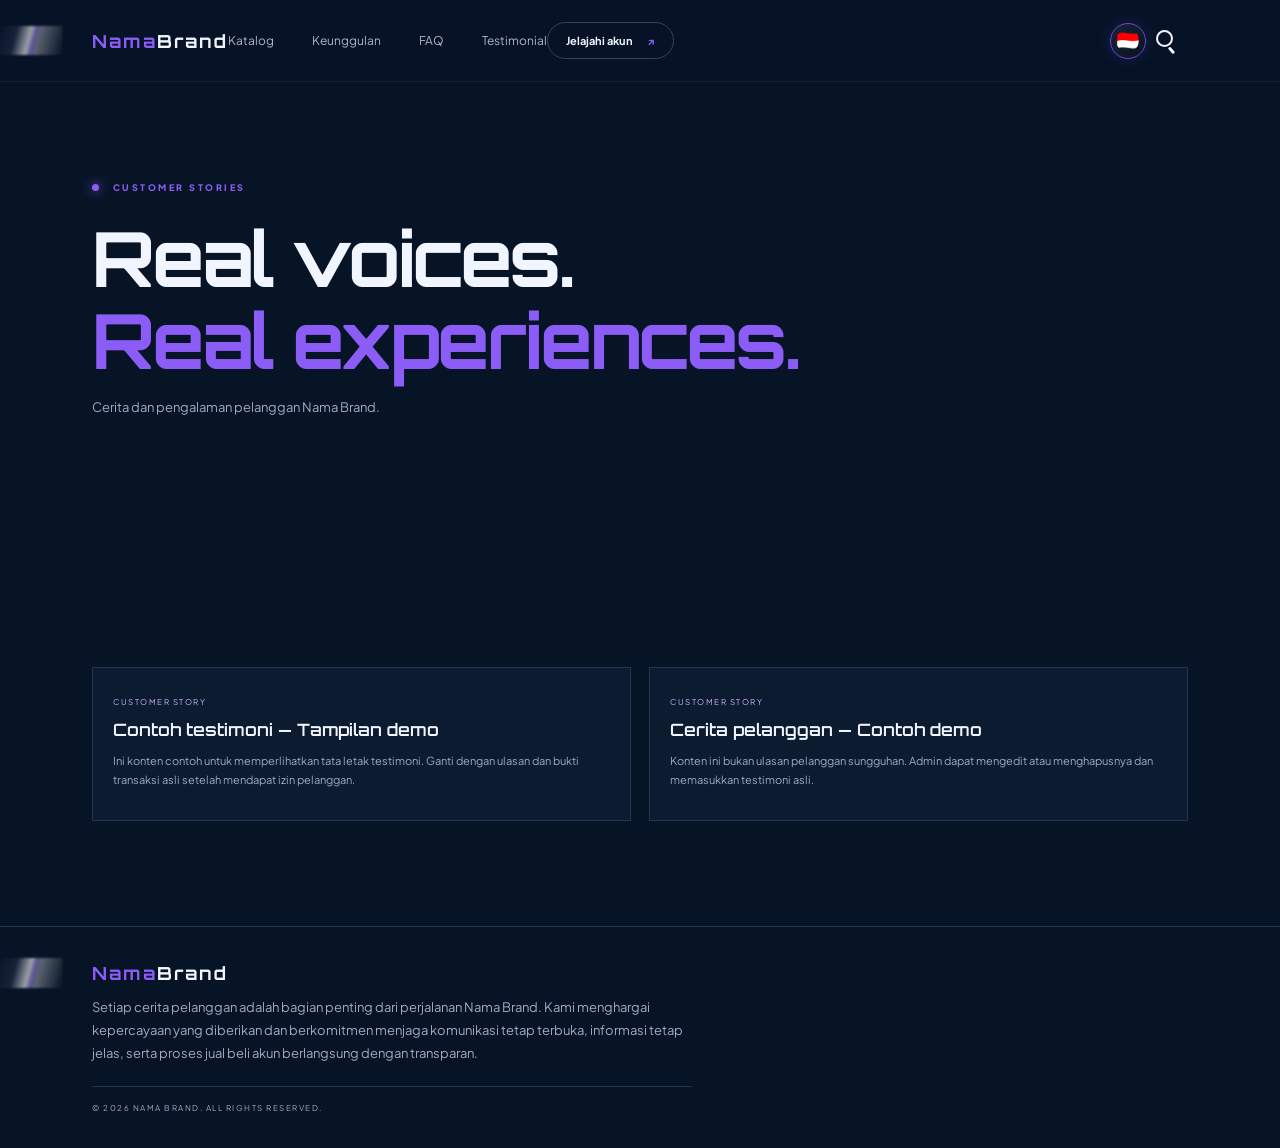
<file: testimonials.html>
<!doctype html>
<html lang="id">
<head>
  <meta charset="utf-8">
  <meta name="viewport" content="width=device-width, initial-scale=1">
  <meta name="theme-color" content="#071426">
  <meta name="description" content="Testimonial pelanggan Nama Brand.">
  <title>Testimonial — Nama Brand</title>
  <link rel="preconnect" href="https://fonts.googleapis.com">
  <link rel="preconnect" href="https://fonts.gstatic.com" crossorigin>
  <link href="https://fonts.googleapis.com/css2?family=Orbitron:wght@400..900&family=Plus+Jakarta+Sans:wght@400;500;600;700;800&display=swap" rel="stylesheet">
  <link rel="stylesheet" href="assets/css/style.css?v=testimonial-wrap-1">
  <script src="assets/js/language-selector.js?v=nama-brand-copy-1" defer></script>
</head>
<body class="secondary-page">
  <header class="site-header">
    <a class="brand" href="index.html" aria-label="Nama Brand home"><span class="brand-name"><span class="brand-ky">Nama</span><span class="brand-rest"> Brand</span></span></a>
    <nav class="desktop-nav" aria-label="Navigasi utama">
      <a href="index.html#catalog">Katalog</a><a href="keunggulan.html">Keunggulan</a><a href="faq.html">FAQ</a><a href="testimonials.html" aria-current="page">Testimonial</a>
    </nav>
    <a class="header-cta" href="index.html#catalog">Jelajahi akun <span>↗</span></a>
    <div class="header-search-wrap"><a class="header-search-toggle" href="index.html#catalog" aria-label="Cari akun"><span class="search-icon" aria-hidden="true"></span></a></div><button class="menu-toggle" aria-label="Buka menu" aria-expanded="false">☰</button>
  </header>
  <main>
    <section class="testimonials-page section-wrap">
      <div class="eyebrow"><span class="pulse"></span> CUSTOMER STORIES</div>
      <h1>Real voices.<br><span>Real experiences.</span></h1>
      <p class="testimonial-intro">Cerita dan pengalaman pelanggan Nama Brand.</p>
      <div class="testimonial-empty">
        <span>✦</span>
        <h2>Testimonial segera hadir</h2>
        <p>Kami akan menampilkan ulasan pelanggan yang telah memberikan izin untuk membagikan pengalamannya.</p>
      </div>
    </section>
  <div id="testimonial-content" class="section-wrap"></div></main>
  <footer class="site-footer"><div class="footer-main"><a class="brand" href="index.html"><span class="brand-name"><span class="brand-ky">Nama</span><span class="brand-rest"> Brand</span></span></a><p>Setiap cerita pelanggan adalah bagian penting dari perjalanan Nama Brand. Kami menghargai kepercayaan yang diberikan dan berkomitmen menjaga komunikasi tetap terbuka, informasi tetap jelas, serta proses jual beli akun berlangsung dengan transparan.</p></div><small>© 2026 NAMA BRAND. ALL RIGHTS RESERVED.</small></footer>
  <script src="assets/js/demo-defaults.js?v=2" defer></script><script src="assets/js/testimonials.js?v=demo-defaults-1" defer></script><script>
    (() => {
      const menu=document.querySelector('.menu-toggle');
      const header=document.querySelector('.site-header');
      menu?.addEventListener('click',()=>{
        const expanded=menu.getAttribute('aria-expanded')==='true';
        menu.setAttribute('aria-expanded',String(!expanded));
        header.classList.toggle('nav-open',!expanded);
      });
      document.querySelectorAll('.desktop-nav a').forEach(link=>link.addEventListener('click',()=>{
        header.classList.remove('nav-open');
        menu?.setAttribute('aria-expanded','false');
      }));
      document.getElementById('year').textContent=new Date().getFullYear();
    })();
  </script>
</body>
</html>
</file>
<file: assets/css/style.css>
:root{color-scheme:dark;--bg:#071426;--panel:#0d1b30;--panel2:#12243d;--line:#203653;--text:#f1f5ff;--muted:#9eacc2;--accent:#8b5cf6;--violet:#60a5fa;--font:'Plus Jakarta Sans',sans-serif;--display:'Orbitron',sans-serif}*{box-sizing:border-box}html{scroll-behavior:smooth}body{margin:0;background:var(--bg);color:var(--text);font-family:var(--font);-webkit-font-smoothing:antialiased}a{color:inherit;text-decoration:none}.announcement{height:30px;display:flex;justify-content:center;align-items:center;gap:12px;background:var(--accent);color:#11170b;font-size:9px;font-weight:800;letter-spacing:2px}.announcement span{font-size:13px}.site-header{height:82px;padding:0 7.2%;display:flex;align-items:center;justify-content:space-between;border-bottom:1px solid #ffffff12;background:#071426f2;position:sticky;top:0;z-index:10;backdrop-filter:blur(16px)}.brand{display:flex;align-items:center;gap:10px;font:700 18px var(--display);letter-spacing:2px}.brand-mark{display:grid;place-items:center;width:32px;height:32px;background:var(--accent);color:#10150b;font:700 21px var(--display);clip-path:polygon(0 0,100% 0,100% 72%,72% 100%,0 100%)}.brand-dot{color:var(--accent)}.desktop-nav{display:flex;gap:38px;color:#aeb5c4;font-size:12px}.desktop-nav a:hover,.text-link:hover{color:var(--accent)}.header-cta{font-size:11px;font-weight:700;border:1px solid #394153;padding:12px 17px;border-radius:3px}.header-cta span{color:var(--accent);margin-left:12px}.menu-toggle{display:none;background:none;border:0;color:white;font-size:23px}.hero{min-height:620px;padding:76px 7.2% 65px;display:grid;grid-template-columns:1fr 1fr;gap:5%;align-items:center;overflow:hidden}.hero-copy{max-width:570px}.eyebrow{font-size:9px;letter-spacing:2.5px;font-weight:800;color:var(--accent)}.pulse,.tag-live{display:inline-block;width:7px;height:7px;border-radius:50%;background:var(--accent);box-shadow:0 0 12px var(--accent);margin-right:9px}.hero h1{font:700 clamp(55px,7vw,91px)/.91 var(--display);letter-spacing:-5px;margin:25px 0 22px}.hero h1 span,.section-heading h2 span,.why-inner h2 span,.faq h2 span{color:var(--accent)}.hero-copy>p{color:var(--muted);font-size:13px;line-height:1.9;max-width:440px}.hero-actions{display:flex;align-items:center;gap:27px;margin-top:30px}.button{padding:15px 20px;font-size:11px;font-weight:800;border-radius:3px}.button-primary{background:var(--accent);color:#11170b}.button-primary span{margin-left:24px}.text-link{font-size:11px;font-weight:700}.text-link span{color:var(--accent);margin-left:8px}.hero-meta{display:flex;align-items:center;gap:20px;margin-top:57px}.hero-meta div{display:grid;gap:5px}.hero-meta strong{font:700 10px var(--display);letter-spacing:1px}.hero-meta small{font-size:9px;color:var(--muted)}.hero-meta i{height:25px;width:1px;background:var(--line)}.hero-art{height:440px;position:relative;display:grid;place-items:center;background:radial-gradient(ellipse at 50% 50%,#254b8a55,transparent 58%),linear-gradient(135deg,#0d1b30,#08172a 65%);border:1px solid #8e73ff33;overflow:hidden}.art-grid{position:absolute;inset:0;background-image:linear-gradient(#ffffff09 1px,transparent 1px),linear-gradient(90deg,#ffffff09 1px,transparent 1px);background-size:38px 38px;mask-image:linear-gradient(transparent,#000 20%,#000 80%,transparent)}.orbit{position:absolute;border:1px solid #8b5cf635;border-radius:50%;transform:rotate(-25deg)}.orbit-one{width:390px;height:170px}.orbit-two{width:310px;height:300px;border-color:#60a5fa55;transform:rotate(45deg)}.hero-emblem{width:205px;height:235px;display:flex;flex-direction:column;justify-content:center;align-items:center;gap:12px;background:linear-gradient(145deg,#8b5cf6,#3157a8 75%);clip-path:polygon(0 0,100% 0,100% 76%,50% 100%,0 76%);color:#ffffff;filter:drop-shadow(0 0 35px #8b5cf655);transform:rotate(-7deg)}.emblem-top{font:700 145px/.9 var(--display);letter-spacing:-15px}.emblem-bottom{font:800 10px var(--display);letter-spacing:5px}.floating-tag{position:absolute;display:flex;align-items:center;gap:11px;padding:12px 15px;background:#0d1b30ef;border:1px solid #ffffff20;box-shadow:0 12px 35px #0006}.floating-tag b,.floating-tag small{display:block}.floating-tag b{font-size:9px;letter-spacing:1px}.floating-tag small{font-size:9px;color:var(--muted);margin-top:4px}.tag-top{top:55px;right:25px}.tag-bottom{bottom:55px;left:20px}.tag-icon{font-size:22px;color:var(--accent)}.tag-live{width:6px;height:6px;margin:0}.art-caption{position:absolute;bottom:17px;right:18px;font:700 8px var(--display);letter-spacing:2px;color:#788294}.art-caption span{color:var(--accent)}.ticker{overflow:hidden;border-block:1px solid var(--line);padding:17px 0;color:#b6bdca;font:700 10px var(--display);letter-spacing:2px;white-space:nowrap}.ticker div{text-align:center}.ticker b{color:var(--accent);padding:0 28px}.section-wrap{padding:105px 7.2%}.section-heading{display:flex;justify-content:space-between;align-items:end}.section-heading h2,.faq h2{font:700 clamp(37px,5vw,57px)/1.05 var(--display);letter-spacing:-2px;margin:15px 0}.section-heading p{font-size:12px;color:var(--muted)}.catalog-count{text-align:right;display:grid;gap:4px}.catalog-count strong{font:700 35px var(--display)}.catalog-count span{font-size:8px;letter-spacing:2px;color:var(--muted)}.catalog-tools{display:flex;gap:12px;align-items:center;margin:38px 0 25px;flex-wrap:wrap}.search-box{display:flex;align-items:center;gap:10px;background:var(--panel);border:1px solid var(--line);padding:0 14px;height:43px;flex:1;min-width:210px}.search-box span{font-size:23px;color:var(--accent)}.search-box input{background:none;border:0;outline:0;color:white;width:100%;font:11px var(--font)}.filter-list{display:flex;gap:7px}.filter,.catalog-tools select{height:43px;padding:0 15px;border:1px solid var(--line);background:var(--panel);color:#aab2c0;font:10px var(--font);cursor:pointer}.filter.active{background:var(--accent);color:#11170b;border-color:var(--accent);font-weight:800}.catalog-tools select{min-width:125px}.product-grid{display:grid;grid-template-columns:repeat(3,minmax(0,1fr));gap:18px}.empty-state{grid-column:1/-1;text-align:center;padding:65px 20px;border:1px dashed #30384a;background:#09182b}.empty-state>span{font-size:25px;color:var(--accent)}.empty-state h3{font:600 20px var(--display);margin:13px 0 7px}.empty-state p{font-size:11px;color:var(--muted)}.product-card{background:var(--panel);border:1px solid var(--line);overflow:hidden}.product-image{height:190px;background:linear-gradient(135deg,#202a3c,#111722);display:grid;place-items:center;color:#64728b;font:700 12px var(--display);letter-spacing:2px}.product-info{padding:17px}.product-info h3{font:600 16px var(--display);margin:0 0 8px}.product-info p{font-size:11px;color:var(--muted);line-height:1.6}.product-price{color:var(--accent);font:700 17px var(--display)}.why-section{background:#0b1a2e;border-block:1px solid var(--line)}.why-inner h2{font:700 clamp(36px,5vw,58px)/1.08 var(--display);letter-spacing:-2px;margin:18px 0 55px}.benefit-grid{display:grid;grid-template-columns:repeat(3,1fr);gap:35px}.benefit-grid article{border-top:1px solid #3b4658;padding-top:18px}.benefit-grid article>b{font:700 9px var(--display);letter-spacing:2px;color:var(--accent)}.benefit-grid h3{font:600 18px var(--display);margin:25px 0 10px}.benefit-grid p{font-size:11px;color:var(--muted);line-height:1.8;max-width:270px}.faq{display:grid;grid-template-columns:.8fr 1.2fr;gap:9%}.faq-list details{border-bottom:1px solid var(--line);padding:20px 0}.faq-list summary{cursor:pointer;list-style:none;font-size:12px;font-weight:700;display:flex;justify-content:space-between}.faq-list summary::-webkit-details-marker{display:none}.faq-list summary span{color:var(--accent);font-size:17px}.faq-list details p{font-size:11px;line-height:1.8;color:var(--muted);max-width:490px}.site-footer{padding:35px 7.2%;border-top:1px solid var(--line);display:flex;align-items:center;justify-content:space-between}.site-footer>p,.site-footer>small{font-size:8px;letter-spacing:1.5px;color:var(--muted)}@media(max-width:800px){.site-header{height:70px;padding:0 5%}.desktop-nav{gap:17px}.hero{padding:65px 5%;gap:25px}.hero-art{height:350px}.hero-meta{gap:12px}.section-wrap{padding:80px 5%}.product-grid{grid-template-columns:repeat(2,minmax(0,1fr))}}@media(max-width:600px){.announcement{font-size:8px;letter-spacing:1.3px}.desktop-nav,.header-cta{display:none}.menu-toggle{display:block}.site-header.nav-open .desktop-nav{display:flex;position:absolute;top:69px;left:0;right:0;padding:22px 5%;background:#09182b;flex-direction:column;gap:20px;border-bottom:1px solid var(--line)}.hero{grid-template-columns:1fr;padding-top:55px}.hero h1{font-size:68px}.hero-art{height:330px;margin-top:20px}.hero-meta{margin-top:40px}.section-heading{align-items:start}.section-heading h2{font-size:40px}.catalog-tools{align-items:stretch}.search-box{flex-basis:100%}.filter-list{flex:1}.filter{flex:1;padding:0 9px}.catalog-tools select{flex:1}.product-grid{grid-template-columns:1fr}.product-image{height:210px}.benefit-grid{grid-template-columns:1fr;gap:25px}.why-inner h2{margin-bottom:35px}.faq{grid-template-columns:1fr;gap:20px}.site-footer{flex-wrap:wrap;gap:17px}.site-footer>p{order:3;width:100%}}
.testimonials-page{min-height:calc(100vh - 152px);padding-top:100px}
.testimonials-page h1{font:700 clamp(42px,7vw,76px)/1.08 var(--display);letter-spacing:-3px;margin:24px 0 15px}
.testimonials-page h1 span{color:var(--accent)}
.testimonial-intro{color:var(--muted);font-size:13px;line-height:1.8}
.testimonial-empty{margin-top:55px;padding:65px 24px;text-align:center;border:1px dashed var(--line);background:var(--panel)}
.testimonial-empty>span{font-size:26px;color:var(--accent)}
.testimonial-empty h2{font:600 20px var(--display);margin:16px 0 9px}
.testimonial-empty p{max-width:520px;margin:0 auto;color:var(--muted);font-size:12px;line-height:1.8}

/* Admin dashboard */
.admin-body{min-height:100vh;background:#071426}
.admin-topbar{height:76px;padding:0 7.2%;display:flex;align-items:center;justify-content:space-between;border-bottom:1px solid var(--line);background:#09182b}
.admin-label{font:700 8px var(--font);letter-spacing:2px;color:var(--accent);border:1px solid #8b5cf655;padding:6px 8px;border-radius:2px}
.admin-back{font-size:11px;color:var(--muted)}
.admin-main{max-width:1440px;margin:auto;padding:58px 7.2% 90px}
.admin-heading{display:flex;justify-content:space-between;align-items:end;gap:25px;margin-bottom:30px}
.admin-kicker{font:700 9px var(--display);letter-spacing:2px;color:var(--accent);margin:0 0 12px}
.admin-heading h1{font:700 clamp(36px,5vw,58px)/1.05 var(--display);letter-spacing:-2px;margin:0}
.admin-heading h1 span{color:var(--accent)}
.admin-subtitle{font-size:12px;line-height:1.7;color:var(--muted);max-width:510px}
.admin-stats{display:flex;gap:12px}
.admin-stats div{min-width:112px;padding:16px 18px;border:1px solid var(--line);background:var(--panel);display:grid;gap:7px}
.admin-stats strong{font:700 26px var(--display)}
.admin-stats span{font-size:8px;letter-spacing:1.5px;color:var(--muted)}
.admin-notice{display:flex;gap:14px;align-items:start;padding:15px 18px;border:1px solid #8b5cf644;background:#8b5cf60c;margin-bottom:24px}
.admin-notice strong{font-size:10px;color:#c4b5fd;white-space:nowrap}
.admin-notice span{font-size:10px;line-height:1.6;color:var(--muted)}
.admin-layout{display:grid;grid-template-columns:minmax(290px,.82fr) minmax(0,1.18fr);gap:20px;align-items:start}
.admin-panel{background:var(--panel);border:1px solid var(--line);padding:25px}
.admin-panel-heading{display:flex;justify-content:space-between;align-items:start;margin-bottom:25px}
.admin-panel-heading h2{font:600 19px var(--display);margin:0}
.admin-step{font:700 12px var(--display);color:#61728d}
.admin-field{display:grid;gap:9px;margin-bottom:17px;font-size:10px;font-weight:700;color:#dce5f5}
.admin-field input,.admin-field textarea,.admin-field select,.admin-list-toolbar input{width:100%;border:1px solid #29405f;background:#09182b;color:var(--text);padding:13px 14px;border-radius:2px;outline:none;font:11px var(--font)}
.admin-field input:focus,.admin-field textarea:focus,.admin-field select:focus,.admin-list-toolbar input:focus{border-color:var(--accent)}
.admin-field textarea{resize:vertical;line-height:1.6}
.admin-field-label{font-size:10px;font-weight:700;color:#dce5f5}
.upload-area{min-height:120px;border:1px dashed #385174;background:#09182b;display:flex;flex-direction:column;align-items:center;justify-content:center;gap:7px;cursor:pointer;color:var(--text)}
.upload-area input{display:none}
.upload-area strong{font-size:11px}
.upload-area small{font-size:9px;color:var(--muted);font-weight:400}
.upload-symbol{font-size:24px;color:var(--accent)}
.image-preview{display:flex;align-items:center;gap:12px;margin-top:12px}
.image-preview[hidden]{display:none}
.image-preview img{width:76px;height:65px;object-fit:cover;border:1px solid var(--line)}
.text-button{border:0;background:none;color:#c4b5fd;font:10px var(--font);cursor:pointer}
.admin-form-actions{display:flex;gap:9px;margin-top:23px}
.admin-primary,.admin-secondary{min-height:42px;padding:0 16px;border:1px solid var(--line);font:700 10px var(--font);cursor:pointer}
.admin-primary{background:var(--accent);color:#fff;border-color:var(--accent);flex:1}
.admin-primary span{margin-left:15px}
.admin-secondary{background:#10223a;color:#c5d2e5}
.admin-form-message{min-height:15px;font-size:10px;line-height:1.5;color:#c4b5fd}
.admin-list-toolbar{display:flex;gap:9px;margin-bottom:15px}
.admin-list-toolbar input{min-width:0;flex:1}
.admin-list-toolbar .admin-secondary{white-space:nowrap}
.admin-product-list{display:grid;gap:9px}
.admin-empty{padding:35px 20px;text-align:center;border:1px dashed #29405f;color:var(--muted);font-size:11px;line-height:1.7}
.admin-product-row{display:grid;grid-template-columns:66px minmax(0,1fr) auto;gap:13px;align-items:center;padding:12px;border:1px solid #203653;background:#09182b}
.admin-product-thumb{width:66px;height:66px;object-fit:cover;background:#132640}
.admin-thumb-placeholder{display:grid;place-items:center;color:#8b5cf6;font:700 25px var(--display)}
.admin-product-details{min-width:0;display:grid;gap:5px}
.admin-product-details strong{font-size:11px;overflow-wrap:anywhere}
.admin-product-details span{font-size:9px;color:var(--muted)}
.admin-product-details b{font-size:10px;color:#c4b5fd}
.stock-pill{grid-column:3;grid-row:1;align-self:start;font-size:8px;padding:5px 7px;border-radius:2px;white-space:nowrap}
.stock-pill.is-available{background:#14532d55;color:#86efac}
.stock-pill.is-sold{background:#7f1d1d55;color:#fca5a5}
.admin-row-actions{grid-column:2/4;display:flex;gap:7px;justify-content:flex-end}
.admin-row-actions button{padding:6px 10px;border:1px solid var(--line);background:#10223a;color:#d5def0;font:9px var(--font);cursor:pointer}
.admin-row-actions button[data-action="delete"]{color:#fca5a5}
@media(max-width:900px){.admin-layout{grid-template-columns:1fr}.admin-heading{align-items:start;flex-direction:column}.admin-stats{width:100%}.admin-stats div{flex:1}}
@media(max-width:600px){.admin-topbar{height:66px;padding:0 5%}.admin-main{padding:38px 5% 65px}.admin-heading h1{font-size:39px}.admin-notice{flex-direction:column;gap:6px}.admin-panel{padding:18px}.admin-list-toolbar{flex-wrap:wrap}.admin-list-toolbar input{flex-basis:100%}.admin-product-row{grid-template-columns:54px minmax(0,1fr) auto;gap:9px;padding:9px}.admin-product-thumb{width:54px;height:54px}.admin-product-details strong{font-size:10px}.stock-pill{font-size:7px}}

.product-card>img{display:block;width:100%;height:190px;object-fit:cover;background:#10223a}
@media(max-width:600px){.product-card>img{height:210px}}

/* Admin hamburger navigation, dashboard and image crop controls */
.admin-menu-wrap{position:relative}.admin-menu-toggle{width:42px;height:42px;border:1px solid var(--line);background:var(--panel);color:var(--text);font-size:22px;cursor:pointer;border-radius:3px}.admin-menu{display:none;position:absolute;right:0;top:52px;min-width:220px;padding:8px;background:#0b1a2e;border:1px solid var(--line);box-shadow:0 18px 40px #0008;z-index:30}.admin-menu.is-open{display:grid}.admin-menu a{padding:13px 14px;font-size:11px;color:#c4cfe0;border-bottom:1px solid #ffffff0c}.admin-menu a:last-child{border:0;color:#c4b5fd}.admin-menu a:hover,.admin-menu a.active{background:#172b48;color:#fff}.admin-overview-grid{display:grid;grid-template-columns:repeat(2,minmax(0,1fr));gap:18px;margin:28px 0}.admin-overview-card{display:grid;gap:10px;padding:25px;background:var(--panel);border:1px solid var(--line)}.admin-overview-card:hover{border-color:var(--accent)}.admin-overview-icon{font-size:24px;color:#c4b5fd}.admin-overview-label{font:700 8px var(--display);letter-spacing:1.8px;color:var(--muted)}.admin-overview-card strong{font:700 38px var(--display)}.admin-overview-card b{font:600 15px var(--display)}.admin-overview-card small{font-size:10px;color:var(--muted);line-height:1.6}.admin-overview-card small i{float:right;color:#c4b5fd;font-style:normal}.dashboard-guide{margin-top:20px}.dashboard-guide h2{font:600 20px var(--display);margin:0 0 20px}.dashboard-links{display:grid}.dashboard-links>a{display:flex;align-items:center;gap:16px;padding:17px 0;border-top:1px solid var(--line)}.dashboard-links>a>span{font:700 10px var(--display);color:#a78bfa}.dashboard-links>a div{display:grid;gap:5px;flex:1}.dashboard-links b{font-size:11px}.dashboard-links small{font-size:10px;color:var(--muted)}.dashboard-links i{font-style:normal;color:#c4b5fd}.crop-controls{display:grid;gap:13px;margin-top:14px;padding:14px;background:#09182b;border:1px solid var(--line)}.crop-controls label{display:grid;gap:8px;font-size:10px;color:#dce5f5}.crop-controls select{width:100%;background:#10223a;color:var(--text);border:1px solid #29405f;padding:10px;font:10px var(--font)}.crop-controls input[type=range]{width:100%;accent-color:#8b5cf6}.crop-controls small{font-size:9px;line-height:1.6;color:var(--muted)}.image-queue{display:grid;grid-template-columns:repeat(3,minmax(0,1fr));gap:8px;margin-top:12px}.queue-item{position:relative;min-width:0;border:1px solid var(--line);background:#09182b;overflow:hidden}.queue-item img,.queue-placeholder{display:block;width:100%;aspect-ratio:1;object-fit:cover}.queue-placeholder{display:grid;place-items:center;color:#9eacc2;font:700 10px var(--display)}.queue-item>span{display:block;padding:6px;font-size:8px;color:var(--muted);overflow:hidden;text-overflow:ellipsis;white-space:nowrap}.queue-item>button{position:absolute;right:5px;top:5px;width:23px;height:23px;border:0;border-radius:50%;background:#071426ef;color:white;font-size:17px;cursor:pointer}.queue-count{grid-column:1/-1;color:var(--muted);font-size:9px}.testimonial-grid{display:grid;grid-template-columns:repeat(2,minmax(0,1fr));gap:18px;margin-top:45px}.testimonial-card{background:var(--panel);border:1px solid var(--line);overflow:hidden}.testimonial-photos{display:grid;grid-template-columns:repeat(2,minmax(0,1fr));gap:3px;background:#071426}.testimonial-photos img{width:100%;height:230px;object-fit:cover}.testimonial-card-copy{padding:20px}.testimonial-card-copy small{font-size:8px;letter-spacing:1.5px;color:#c4b5fd}.testimonial-card-copy h2{font:600 17px var(--display);margin:10px 0}.testimonial-card-copy p{font-size:11px;line-height:1.8;color:var(--muted);white-space:pre-wrap}@media(max-width:700px){.admin-overview-grid,.testimonial-grid{grid-template-columns:1fr}.image-queue{grid-template-columns:repeat(3,minmax(0,1fr))}.testimonial-photos img{height:180px}}

/* Mobile/admin layout hardening */
.admin-topbar{position:relative;z-index:50;display:flex!important;align-items:center!important;justify-content:space-between!important;gap:14px!important}
.admin-topbar>.brand{flex:0 1 auto;min-width:0;white-space:nowrap}
.admin-menu-wrap{position:relative!important;display:block!important;flex:0 0 auto!important;margin-left:auto!important}
.admin-menu-toggle{display:grid!important;place-items:center!important;width:42px!important;height:42px!important;padding:0!important;line-height:1!important}
.admin-menu{display:none!important;position:absolute!important;top:calc(100% + 10px)!important;right:0!important;left:auto!important;width:min(260px,calc(100vw - 32px))!important;min-width:0!important;padding:8px!important;background:#0b1a2e!important;border:1px solid var(--line)!important;box-shadow:0 18px 40px #000b!important;z-index:100!important}
.admin-menu.is-open{display:grid!important;grid-template-columns:1fr!important}
.admin-menu a{display:block!important;width:100%!important;padding:14px!important;white-space:normal!important;line-height:1.45!important;font-size:12px!important}
.admin-overview-grid{display:grid!important;grid-template-columns:repeat(2,minmax(0,1fr))!important;gap:16px!important;align-items:stretch!important}
.admin-overview-card{display:grid!important;grid-template-columns:minmax(0,1fr)!important;gap:9px!important;align-content:start!important;min-width:0!important;padding:22px!important;line-height:1.55!important}
.admin-overview-card>*{display:block!important;min-width:0!important}
.admin-overview-card strong{font-size:36px!important;line-height:1.15!important}
.admin-overview-card b{font-size:15px!important;line-height:1.4!important}
.admin-overview-card small{font-size:11px!important;line-height:1.65!important}
.dashboard-guide{display:block!important;margin-top:18px!important}
.dashboard-guide h2{display:block!important;line-height:1.3!important;margin:0 0 18px!important}
.dashboard-links{display:grid!important;grid-template-columns:1fr!important}
.dashboard-links>a{display:flex!important;align-items:center!important;gap:14px!important;width:100%!important;padding:17px 0!important;line-height:1.5!important}
.dashboard-links>a>span{display:block!important;flex:0 0 24px!important}
.dashboard-links>a div{display:grid!important;grid-template-columns:1fr!important;gap:5px!important;flex:1 1 auto!important;min-width:0!important}
.dashboard-links b,.dashboard-links small{display:block!important;line-height:1.55!important}
.dashboard-links i{display:block!important;flex:0 0 auto!important}
@media(max-width:600px){
 .admin-topbar{height:66px!important;padding:0 5%!important}
 .admin-topbar>.brand{font-size:15px!important;letter-spacing:1.3px!important;gap:7px!important}
 .admin-label{font-size:7px!important;padding:5px 6px!important}
 .admin-overview-grid{grid-template-columns:1fr!important;gap:12px!important;margin:22px 0!important}
 .admin-overview-card{padding:19px!important}
 .admin-main{padding-top:34px!important}
 .admin-heading h1{font-size:clamp(34px,10vw,42px)!important;line-height:1.08!important}
 .admin-subtitle{font-size:12px!important;line-height:1.75!important}
 .dashboard-guide{padding:20px!important}
 .dashboard-guide h2{font-size:19px!important}
 .dashboard-links>a{gap:11px!important}
}


/* Per-photo editor */
.photo-editor{border:1px solid var(--line);background:#09182b;padding:10px;margin:12px 0}
.photo-editor-head{display:flex;align-items:center;gap:12px}
.photo-editor-head>img{width:104px;height:104px;object-fit:cover;background:#10223a;border:1px solid var(--line)}
.photo-editor-head>div{display:grid;gap:6px;min-width:0;flex:1}
.photo-editor-head b{font-size:11px}.photo-editor-head small,.photo-preview-tag{font-size:9px;color:var(--muted);overflow-wrap:anywhere}
.photo-preview-tag{color:#c4b5fd}
.photo-editor-head>button{align-self:flex-start;width:28px;height:28px;border:1px solid var(--line);background:#132640;color:#fff;font-size:18px}
.photo-editor-controls{display:grid;grid-template-columns:1fr 1fr;gap:12px;margin-top:12px}
.photo-editor-controls label{display:grid;gap:7px;font-size:9px;color:#dce5f5}
.photo-editor-controls select{width:100%;padding:9px;background:#10223a;border:1px solid #29405f;color:white;font:10px var(--font)}
.photo-editor-controls input{width:100%;accent-color:var(--accent)}
.photo-editor-controls output{color:#c4b5fd;font-size:9px}
@media(max-width:600px){.photo-editor-controls{grid-template-columns:1fr}.photo-editor-head>img{width:84px;height:84px}}
/* Storefront account photo gallery */
.product-gallery{position:relative;overflow:hidden;background:#09182b}
.gallery-track{display:flex;transition:transform .35s ease;will-change:transform}
.gallery-track>img,.gallery-track>.product-image{display:block;flex:0 0 100%;width:100%;height:220px;object-fit:cover;cursor:zoom-in}
.gallery-arrow{position:absolute;top:50%;transform:translateY(-50%);width:34px;height:34px;border:1px solid #ffffff55;border-radius:50%;background:#071426cc;color:#fff;font-size:22px;z-index:2}
.gallery-prev{left:10px}.gallery-next{right:10px}
.gallery-dots{position:absolute;bottom:10px;left:0;right:0;display:flex;justify-content:center;gap:6px}
.gallery-dots button{width:7px;height:7px;padding:0;border:0;border-radius:50%;background:#ffffff70}
.gallery-dots button.active{width:18px;border-radius:8px;background:#c4b5fd}
.product-card-actions{display:flex;align-items:center;justify-content:space-between;gap:10px;margin-top:18px}
.preview-images,.buy-account{min-height:38px;display:inline-flex;align-items:center;justify-content:center;padding:0 12px;border:1px solid var(--line);font:700 9px var(--font)}
.preview-images{background:#10223a;color:#dce5f5;cursor:pointer}.preview-images:disabled{opacity:.45;cursor:not-allowed}
.buy-account{margin-left:auto;background:var(--accent);border-color:var(--accent);color:#fff;white-space:nowrap}
.buy-account.is-sold{background:#26364d;border-color:#26364d;color:#9eacc2;pointer-events:none}
.image-lightbox{position:fixed;inset:0;z-index:9999;display:none;align-items:center;justify-content:center;padding:18px;background:#020711ed}
.image-lightbox.open{display:flex}
.lightbox-panel{position:relative;width:min(92vw,760px);height:min(88vh,850px);display:flex;align-items:center;justify-content:center}
.lightbox-panel>img{max-width:100%;max-height:100%;object-fit:contain}
.lightbox-close,.lightbox-prev,.lightbox-next{position:absolute;z-index:2;width:42px;height:42px;border:1px solid #ffffff44;border-radius:50%;background:#0d1b30eF;color:white;font-size:25px}
.lightbox-close{top:0;right:0}.lightbox-prev{left:0;top:50%}.lightbox-next{right:0;top:50%}
.lightbox-count{position:absolute;bottom:0;left:0;right:0;text-align:center;color:#fff;font-size:11px}
@media(max-width:600px){.gallery-track>img,.gallery-track>.product-image{height:230px}.product-card-actions{gap:7px}.preview-images,.buy-account{padding:0 9px;font-size:8px}}

/* Natural-size storefront gallery refinements */
.product-gallery{position:relative;overflow:hidden;height:auto;touch-action:pan-y}
.gallery-track{display:flex;align-items:flex-start;transition:transform .35s ease;will-change:transform}
.gallery-track>img{display:block;flex:0 0 100%;width:100%;height:auto;max-height:none;object-fit:contain;cursor:zoom-in}
.gallery-track>.product-image{display:grid;flex:0 0 100%;width:100%;height:210px;place-items:center}
.gallery-arrow{display:none!important}
.product-gallery .preview-images{position:absolute;right:10px;bottom:10px;z-index:4;min-height:32px;padding:0 12px;border:1px solid #ffffff55;background:#071426df;color:#fff;font:700 9px var(--font);cursor:pointer;backdrop-filter:blur(8px)}
.product-gallery .gallery-dots{z-index:3;pointer-events:none}
.product-gallery .gallery-dots span{display:block;width:6px;height:6px;border-radius:50%;background:#ffffff75}
.product-gallery .gallery-dots span.active{width:17px;border-radius:8px;background:#c4b5fd}
.product-card-actions{justify-content:flex-end;margin-top:16px}
.buy-account{margin-left:auto}
.lightbox-panel{width:min(96vw,1100px);height:min(94vh,1100px)}
.lightbox-panel>img{width:auto;height:auto;max-width:100%;max-height:100%;object-fit:contain}
.lightbox-prev,.lightbox-next{display:none!important}

/* Per-photo edit modal and tidy image tiles */
.image-queue{display:grid;grid-template-columns:repeat(3,minmax(0,1fr));gap:10px;margin-top:14px}.photo-tile{min-width:0;padding:7px;background:#09182b;border:1px solid var(--line)}.photo-tile>img{display:block;width:100%;height:112px;object-fit:contain;background:#050d19}.photo-tile>small{display:block;padding:7px 2px 1px;color:var(--muted);font-size:9px}.photo-tile-actions{display:flex;gap:5px;margin-top:7px}.photo-tile-actions button{min-width:0;min-height:31px;padding:0 8px;border:1px solid var(--line);background:#142743;color:#e7eaff;font:700 9px var(--font)}.photo-tile-actions [data-edit]{flex:1;color:#c4b5fd}.photo-tile-actions [data-remove]{width:31px;padding:0;color:#fda4af;font-size:18px}.photo-modal[hidden]{display:none!important}.photo-modal{position:fixed;inset:0;z-index:10000;display:none;align-items:center;justify-content:center;padding:16px;background:#020711ef}.photo-modal.is-open{display:flex}.photo-modal-box{width:min(100%,520px);max-height:92vh;overflow:auto;padding:16px;background:#0d1b30;border:1px solid #344969;box-shadow:0 20px 70px #000b}.photo-modal-box>header,.photo-modal-box>footer{display:flex;align-items:center;justify-content:space-between;gap:12px}.photo-modal-box>header{margin-bottom:14px}.photo-modal-box>header strong{font:600 15px var(--display)}.photo-modal-box button{cursor:pointer}.photo-modal-box [data-close]{width:34px;height:34px;border:1px solid var(--line);background:#142743;color:white;font-size:22px}.photo-modal-preview{display:flex;align-items:center;justify-content:center;max-height:48vh;overflow:hidden;padding:8px;background:#050d19;border:1px solid var(--line)}.photo-modal-preview img{display:block;width:auto;height:auto;max-width:100%;max-height:44vh;object-fit:cover;transform-origin:center}.photo-modal-controls{display:grid;gap:13px;margin:16px 0}.photo-modal-controls label{display:grid;gap:7px;font-size:10px;color:#dce5f5}.photo-modal-controls select{width:100%;padding:11px;background:#10223a;border:1px solid #29405f;color:#fff;font:11px var(--font)}.photo-modal-controls input{width:100%;accent-color:var(--accent)}.photo-modal-controls output{color:#c4b5fd}.photo-modal-box>footer{justify-content:flex-end}.photo-modal-box>footer button{min-height:40px;padding:0 13px;border:1px solid var(--line);background:#142743;color:#e5e7eb;font:700 10px var(--font)}.photo-modal-box>footer [data-save]{background:var(--accent);border-color:var(--accent);color:white}@media(max-width:420px){.image-queue{grid-template-columns:repeat(2,minmax(0,1fr))}.photo-tile>img{height:105px}}

.photo-modal-preview{width:100%;aspect-ratio:9 / 16;max-height:48vh}.photo-modal-preview img{width:100%;height:100%;max-width:none;max-height:none;object-fit:cover}

/* Touch-first crop preview: the visible frame is exactly the saved crop */
.photo-modal-preview{position:relative;display:block;width:100%;height:auto;max-height:52vh;aspect-ratio:9 / 16;overflow:hidden;padding:0;touch-action:none;user-select:none;background:#020812;cursor:grab}
.photo-modal-preview:active{cursor:grabbing}
.photo-modal-preview:after{content:"Area di dalam bingkai akan disimpan";position:absolute;left:7px;right:7px;bottom:7px;text-align:center;padding:6px 8px;background:#061426b8;border:1px solid #ffffff30;border-radius:4px;color:#fff;font:10px var(--font);pointer-events:none}
.photo-modal-preview img{position:absolute;inset:0;width:100%;height:100%;max-width:none;max-height:none;object-fit:cover;transform-origin:center;pointer-events:auto;touch-action:none;user-select:none;-webkit-user-drag:none}

/* Make the crop surface reliably receive touch and pointer gestures */
.photo-modal-preview{touch-action:none!important;pointer-events:auto!important;overscroll-behavior:contain}
.photo-modal-preview img{touch-action:none!important;pointer-events:none!important;will-change:transform}

/* Catalog card information hierarchy and aligned purchase row */
.section-heading{grid-template-columns:minmax(0,1fr)!important}
.catalog-count{display:none!important}
.product-info .product-game{margin:7px 0 0!important;font-weight:700!important;color:var(--text)!important;line-height:1.5}
.product-info .product-description{margin:5px 0 0!important;color:var(--muted)!important;font-size:13px!important;font-weight:400!important;line-height:1.65!important}
.product-description>span{display:-webkit-box;-webkit-box-orient:vertical;-webkit-line-clamp:2;overflow:hidden;white-space:normal;overflow-wrap:anywhere}
.product-description.is-expanded>span{display:block;-webkit-line-clamp:unset;overflow:visible}
.description-toggle{display:inline-block;margin-top:5px;padding:0;border:0;background:transparent;color:#c4b5fd;font:600 11px var(--font);cursor:pointer}
.product-card-actions{display:flex!important;align-items:center!important;justify-content:space-between!important;gap:12px!important;margin-top:22px!important}
.product-card-actions .product-price{margin:0!important;font-size:clamp(17px,4.5vw,24px)!important;line-height:1.2!important;font-weight:700!important;color:var(--accent)!important}
.product-card-actions .buy-account{margin:0 0 0 auto!important;flex:0 0 auto}
@media(max-width:420px){.product-info .product-description{font-size:12px!important}.product-card-actions{margin-top:20px!important}.product-card-actions .product-price{font-size:18px!important}.product-card-actions .buy-account{min-height:40px!important}}

/* Catalog horizontal filters, sell panel and editorial footer */
.catalog-tools-new{display:grid;gap:14px}
.catalog-tabs-wrap{width:100%;overflow-x:auto;overscroll-behavior-x:contain;scrollbar-width:none}
.catalog-tabs-wrap::-webkit-scrollbar{display:none}
.catalog-tabs{display:flex!important;flex-wrap:nowrap!important;align-items:center;gap:8px!important;width:max-content;min-width:100%;padding-bottom:3px}
.catalog-tabs .filter{white-space:nowrap;flex:0 0 auto}
.category-filter{display:flex;align-items:center;gap:8px;min-height:42px;padding:0 13px;border:1px solid var(--line);background:#0d1b30;color:var(--muted);white-space:nowrap;font:600 12px var(--font)}
.category-filter select{max-width:150px;border:0;outline:0;background:transparent;color:var(--text);font:600 12px var(--font)}
.category-filter option{background:#0d1b30;color:#fff}
.sell-panel{display:flex;align-items:center;justify-content:space-between;gap:24px;margin:18px 0 24px;padding:24px;border:1px solid var(--line);background:linear-gradient(120deg,#10213a,#0b1729)}
.sell-panel[hidden]{display:none!important}
.sell-panel>div{max-width:620px}
.sell-kicker{margin:0 0 8px;color:#c4b5fd;font:700 10px var(--font);letter-spacing:2px}
.sell-panel h3{margin:0 0 8px;color:var(--text);font:700 clamp(18px,3vw,25px) var(--display);line-height:1.35}
.sell-panel p:not(.sell-kicker){margin:0;color:var(--muted);font-size:13px;line-height:1.7}
.sell-whatsapp{flex:0 0 auto;white-space:nowrap}
.site-footer{display:grid;gap:22px}
.footer-main{max-width:600px}
.footer-main p{max-width:520px;margin:12px 0 0;color:var(--muted);font-size:13px;line-height:1.8}
.site-footer>small{padding-top:16px;border-top:1px solid var(--line)}
.page-hero{padding-top:90px;padding-bottom:70px}
.page-hero h1{max-width:850px;margin:20px 0;font:800 clamp(38px,7vw,76px) var(--display);line-height:1.12;letter-spacing:-2px}
.page-hero h1 span{color:var(--accent)}
.page-hero>p:last-child{max-width:620px;color:var(--muted);font-size:16px;line-height:1.8}
.why-inner .benefit-grid{grid-template-columns:repeat(3,minmax(0,1fr))}
.why-cta{display:flex;align-items:center;justify-content:space-between;gap:20px;margin-top:48px;padding-top:30px;border-top:1px solid var(--line)}
.why-cta h2{margin:0;font:700 clamp(20px,4vw,34px) var(--display)}
@media(max-width:640px){.catalog-tabs{gap:6px!important}.catalog-tabs .filter{padding:0 13px;min-height:42px}.category-filter{padding:0 10px}.category-filter select{max-width:125px}.sell-panel{align-items:flex-start;flex-direction:column;padding:18px}.sell-whatsapp{width:100%;justify-content:center}.page-hero{padding-top:60px;padding-bottom:45px}.why-inner .benefit-grid{grid-template-columns:1fr}.why-cta{align-items:flex-start;flex-direction:column}.site-footer{padding-top:32px}}

/* Compact navbar search; catalog starts directly below navigation */
.site-header{position:sticky;top:0;z-index:1000}
.header-search-wrap{position:relative;display:flex;align-items:center;order:2}
.header-search-toggle{display:grid;place-items:center;width:42px;height:42px;padding:0;border:0;background:transparent;color:var(--text);font:400 30px/1 var(--font);cursor:pointer}
.menu-toggle{order:3}
.header-search-panel{position:absolute;top:calc(100% + 12px);right:0;width:min(88vw,360px);padding:10px;background:#0d1b30;border:1px solid var(--line);box-shadow:0 16px 40px #0008}
.header-search-panel[hidden]{display:none!important}
.header-search-panel .search-box{display:flex;width:100%;min-height:46px}
.header-search-panel .search-box input{width:100%;min-width:0}
.catalog{padding-top:clamp(34px,6vw,76px)!important}
@media(max-width:640px){.header-search-toggle{width:36px;height:40px;font-size:28px}.header-search-panel{right:-48px;width:min(92vw,360px)}.site-header{gap:10px}}

/* Homepage: hide only the hero headline/copy, retain its links, trust points and artwork */
.hero-copy>.eyebrow,.hero-copy>h1,.hero-copy>p{display:none!important}
.hero-copy{align-self:center}
.hero-actions{margin-top:0}
.hero-meta{margin-top:38px}
@media(max-width:600px){.hero{padding-top:28px;padding-bottom:36px;min-height:0;gap:26px}.hero-copy{max-width:none}.hero-actions{flex-wrap:wrap;gap:18px}.hero-meta{margin-top:28px;gap:clamp(8px,3vw,18px)}.hero-meta strong{font-size:9px}.hero-meta small{font-size:8px}.hero-art{margin-top:0;height:290px}}
/* Hidden product grid must remain hidden despite its display:grid rule */
.product-grid[hidden]{display:none!important}
.sell-panel[hidden]{display:none!important}
/* Clean magnifier icon and viewport-aligned search popover */
.header-search-toggle{width:42px;height:42px;display:grid;place-items:center;flex:0 0 42px}
.search-icon{position:relative;display:block;width:17px;height:17px;border:2.5px solid currentColor;border-radius:50%;transform:translate(-2px,-2px)}
.search-icon:after{content:"";position:absolute;width:8px;height:2.5px;right:-6px;bottom:-3px;border-radius:2px;background:currentColor;transform:rotate(48deg);transform-origin:left center}
.header-search-panel{position:fixed;top:92px;right:5vw;left:auto;width:min(90vw,360px);z-index:1100;margin:0}
.header-search-panel .search-box{min-width:0;flex:none}
.header-search-panel .search-box span{flex:0 0 auto}
@media(max-width:640px){.header-search-toggle{width:38px;height:42px;flex-basis:38px}.header-search-panel{top:80px;right:5vw;width:min(90vw,360px)}.site-header{gap:clamp(10px,4vw,24px)}}


/* NAMA BRAND PILL SYSTEM — consistent rounded controls across public and admin pages */
:root{--pill-radius:999px;--pill-surface:#10223a}
.button,.header-cta,.filter,.catalog-tools select,.category-filter,
.header-search-toggle,.menu-toggle,.admin-menu-toggle,
.admin-primary,.admin-secondary,.admin-form-actions button,
.admin-list-toolbar button,.admin-row-actions button,
.admin-menu a,.admin-label,.stock-pill,
.photo-editor button,.photo-editor-controls select,
.crop-controls select,.why-cta .button,
.sell-whatsapp,.product-info .button,.preview-button{
  border-radius:var(--pill-radius)!important;
}
.header-cta{padding:11px 18px}
.filter{padding-inline:19px}
.catalog-tools select{padding-inline:18px}
.category-filter{border-radius:var(--pill-radius)!important;overflow:hidden}
.category-filter select{border:0!important;border-radius:0!important}
.admin-menu{border-radius:20px!important;padding:9px!important}
.admin-menu a{border:0!important;margin:2px 0;padding:12px 16px!important}
.admin-menu a:last-child{border:0!important}
.admin-menu-toggle{display:grid;place-items:center}
.admin-primary,.admin-secondary,.admin-form-actions button,.admin-list-toolbar button{padding-inline:19px}
.admin-row-actions button{padding:7px 13px}
.admin-label,.stock-pill{padding:6px 11px}
.header-search-toggle{border:1px solid transparent!important}
.header-search-panel{border-radius:20px!important;overflow:hidden}
.header-search-panel .search-box{border-radius:var(--pill-radius)!important;overflow:hidden}
@media(max-width:600px){
 .filter{padding-inline:15px}
 .catalog-tools select{padding-inline:15px}
 .admin-primary,.admin-secondary,.admin-form-actions button,.admin-list-toolbar button{min-height:42px}
}

/* Final storefront controls: compact search beside hamburger */
@media(max-width:600px){
  .site-header{justify-content:flex-start!important;gap:0!important}
  .header-search-wrap{order:3!important;margin-left:auto!important;flex:0 0 34px!important;width:34px!important}
  .menu-toggle{order:4!important;margin-left:12px!important;flex:0 0 30px!important;width:30px!important;padding:0!important}
  .header-search-toggle{width:30px!important;height:36px!important;flex:0 0 30px!important}
  .search-icon{width:13px!important;height:13px!important;border-width:2px!important;transform:translate(-2px,-2px)!important}
  .search-icon:after{width:6px!important;height:2px!important;right:-5px!important;bottom:-2px!important}
  .header-search-panel{right:0!important}
}
/* Purchase action is a clear text link, not a filled square button */
.product-card-actions .buy-account{
  min-height:0!important;
  padding:4px 0!important;
  border:0!important;
  border-radius:0!important;
  background:transparent!important;
  color:var(--accent)!important;
  font:700 14px/1.4 var(--font)!important;
  letter-spacing:.1px;
  text-decoration:none!important;
  box-shadow:none!important;
}
.product-card-actions .buy-account:not(.is-sold):hover{color:#b69aff!important;text-decoration:underline!important;text-underline-offset:4px}
.product-card-actions .buy-account.is-sold{color:#8290a5!important;pointer-events:none}
@media(max-width:420px){
 .product-card-actions .buy-account{font-size:15px!important}
}
/* Keep the image preview control styled like the supplied reference */
.product-gallery .preview-images{
  border-radius:0!important;
  background:#071426df!important;
  border:1px solid #ffffff55!important;
  color:#fff!important;
  padding:0 14px!important;
  min-height:34px!important;
  font:700 10px var(--font)!important;
}

/* Brand-consistent public navigation dropdown */
@media(max-width:600px){
 .site-header.nav-open .desktop-nav{
   display:grid!important;grid-template-columns:1fr!important;gap:7px!important;
   top:69px!important;left:5%!important;right:5%!important;width:90%!important;
   padding:12px!important;background:var(--panel)!important;
   border:1px solid var(--line)!important;border-radius:20px!important;
   box-shadow:0 18px 44px #000b!important;backdrop-filter:blur(18px);
 }
 .site-header.nav-open .desktop-nav a{
   display:block;padding:13px 16px;border-radius:999px;
   background:#12243d;color:var(--text);font-size:12px;font-weight:700;
   border:1px solid #203653;
 }
 .site-header.nav-open .desktop-nav a:first-child,
 .site-header.nav-open .desktop-nav a:nth-child(2){color:#c4b5fd}
 .site-header.nav-open .desktop-nav a:active,
 .site-header.nav-open .desktop-nav a:hover{background:#1b3152;border-color:var(--accent)}
}
/* Admin dropdown uses the same navy surfaces and violet active accent */
.admin-menu{background:var(--panel)!important;border:1px solid var(--line)!important;border-radius:20px!important;box-shadow:0 18px 44px #000b!important}
.admin-menu a{border-radius:999px!important;background:transparent;color:var(--text)!important}
.admin-menu a.active,.admin-menu a:hover{background:#172b48!important;color:#c4b5fd!important}
.admin-menu a:last-child{color:#c4b5fd!important}
/* Image preview overlay follows Nama Brand's navy / violet brand */
.image-lightbox{background:rgba(7,20,38,.97)!important;backdrop-filter:blur(12px)}
.lightbox-panel{background:linear-gradient(145deg,#0d1b30,#071426)!important;border:1px solid #203653!important;border-radius:20px!important;padding:12px!important;box-shadow:0 24px 80px #000b!important}
.lightbox-panel>img{border-radius:10px!important}
.lightbox-close{background:#12243d!important;border:1px solid #8b5cf688!important;color:#f1f5ff!important}
.lightbox-count{bottom:7px!important;color:#c4b5fd!important;text-shadow:0 2px 8px #000}

/* Smooth finger swipe transitions in visitor image preview */
.lightbox-panel>img{
  touch-action:pan-y;
  user-select:none;
  -webkit-user-drag:none;
  will-change:transform,opacity;
}
.lightbox-panel>img.slide-next{animation:kyvora-preview-next .34s cubic-bezier(.22,.75,.25,1)}
.lightbox-panel>img.slide-prev{animation:kyvora-preview-prev .34s cubic-bezier(.22,.75,.25,1)}
@keyframes kyvora-preview-next{
  0%{opacity:.45;transform:translateX(34px) scale(.985)}
  100%{opacity:1;transform:translateX(0) scale(1)}
}
@keyframes kyvora-preview-prev{
  0%{opacity:.45;transform:translateX(-34px) scale(.985)}
  100%{opacity:1;transform:translateX(0) scale(1)}
}
@media(prefers-reduced-motion:reduce){
 .lightbox-panel>img.slide-next,.lightbox-panel>img.slide-prev{animation:none}
}

/* Custom Nama Brand category dropdown — avoid native Android select popup */
.category-filter{position:relative;display:flex;align-items:center;gap:14px;overflow:visible!important}
.category-filter>select{position:absolute!important;width:1px!important;height:1px!important;opacity:0!important;pointer-events:none!important;left:-9999px!important}
.custom-category{position:relative;min-width:0;flex:1}
.category-trigger{width:100%;height:42px;padding:0 15px;border:0;background:transparent;color:var(--text);font:600 12px var(--font);display:flex;align-items:center;justify-content:space-between;gap:15px;cursor:pointer}
.category-current{overflow:hidden;text-overflow:ellipsis;white-space:nowrap}
.category-chevron{color:#aebbd0;font-size:19px;transition:transform .2s ease}
.category-filter.is-open .category-chevron{transform:rotate(180deg)}
.category-options{position:absolute;z-index:40;top:calc(100% + 10px);right:0;min-width:220px;width:max-content;max-width:min(290px,80vw);max-height: min(320px,55vh);overflow-y:auto;padding:7px;background:linear-gradient(145deg,#10213a,#0b192d);border:1px solid #294365;border-radius:18px;box-shadow:0 18px 45px #000b}
.category-options[hidden]{display:none!important}
.category-options [role=option]{display:block;width:100%;padding:12px 14px;text-align:left;border:0;border-radius:999px;background:transparent;color:#dce6f5;font:500 12px var(--font);cursor:pointer}
.category-options [role=option]+[role=option]{margin-top:3px}
.category-options [role=option]:hover,.category-options [role=option].selected{background:#1b3152;color:#c4b5fd}
.category-options [role=option].selected{font-weight:700}
@media(max-width:600px){.category-options{min-width:200px;right:0}.category-filter{gap:8px}}

/* Preview gambar button — Nama Brand branded pill control */
.product-gallery .preview-images{
  min-height:36px!important;
  padding:0 16px!important;
  border:1px solid #8b5cf688!important;
  border-radius:999px!important;
  background:linear-gradient(135deg,#12243dF2,#071426F2)!important;
  color:#f1f5ff!important;
  font:700 10px var(--font)!important;
  letter-spacing:.15px;
  box-shadow:0 5px 18px #0007, inset 0 1px 0 #ffffff12!important;
  backdrop-filter:blur(10px);
  -webkit-backdrop-filter:blur(10px);
  transition:background .2s ease,border-color .2s ease,transform .2s ease,color .2s ease!important;
}
.product-gallery .preview-images:active{
  transform:scale(.96);
  background:#30205a!important;
  border-color:#a78bfa!important;
}
@media(hover:hover){
 .product-gallery .preview-images:hover{
  background:linear-gradient(135deg,#263c60,#182944)!important;
  border-color:#a78bfa!important;
  color:#c4b5fd!important;
 }
}

/* Full Nama Brand wordmark: unchanged typography and animation */
.brand-name{position:relative;display:inline-flex;align-items:center;white-space:nowrap;animation:kyvora-write-loop 5.3s cubic-bezier(.22,.75,.25,1) infinite,kyvora-chakra-pulse 5.8s ease-in-out infinite;transform-origin:center}
.brand-name::before{content:"";position:absolute;z-index:1;inset:-48% -7%;pointer-events:none;opacity:0;background:
linear-gradient(112deg,transparent 0 43%,#8b5cf600 44%,#8b5cf6 45%,#c4b5fd 46%,#fff 47%,#c4b5fd 48%,#8b5cf6 49%,#536dff 50%,#536dff00 53% 100%),
linear-gradient(72deg,transparent 0 34%,#8b5cf600 35%,#a78bfa 36%,#fff 37%,#8b5cf6 38%,transparent 40% 100%),
linear-gradient(128deg,transparent 0 60%,#536dff00 61%,#536dff 62%,#c4b5fd 63%,#fff 64%,#8b5cf6 65%,transparent 67% 100%),
radial-gradient(circle at 12% 18%,#c4b5fd 0 1.8px,transparent 3.5px),
radial-gradient(circle at 25% 82%,#fff 0 1.5px,transparent 3px),
radial-gradient(circle at 42% 12%,#a78bfa 0 2px,transparent 3.8px),
radial-gradient(circle at 62% 88%,#fff 0 1.6px,transparent 3px),
radial-gradient(circle at 82% 24%,#c4b5fd 0 2px,transparent 3.8px),
radial-gradient(circle at 93% 72%,#8b5cf6 0 1.8px,transparent 3.5px);
filter:drop-shadow(0 0 3px #fff) drop-shadow(0 0 8px #a78bfa) drop-shadow(0 0 15px #8b5cf6) drop-shadow(0 0 23px #536dff);mix-blend-mode:screen;animation:kyvora-chidori-flash 5.3s ease-in-out infinite}
.brand-name::after{content:"";position:absolute;z-index:2;top:-18%;bottom:-18%;left:0;width:48%;pointer-events:none;background:linear-gradient(105deg,transparent 0%,#c4b5fd18 28%,#fff9 48%,#a78bfa88 55%,#fff5 62%,transparent 100%);filter:blur(1px);transform:translateX(-145%);animation:kyvora-shine-loop 5.3s ease-in-out infinite}
.brand-ky{color:#8b5cf6!important;animation:kyvora-chidori 5.8s ease-in-out infinite}
.brand-rest{color:#f1f5ff!important;animation:kyvora-rest-glow 5.8s ease-in-out infinite}
@keyframes kyvora-write-loop{0%{clip-path:inset(0 100% 0 0);opacity:.35}34%{clip-path:inset(0 0 0 0);opacity:1}100%{clip-path:inset(0 0 0 0);opacity:1}}
@keyframes kyvora-chidori-flash{0%,37%,48%,100%{opacity:0;transform:translateX(-2%) scale(.96)}39%{opacity:.55}40.5%{opacity:1;transform:translateX(1%) scale(1.035)}42%{opacity:.78;transform:translateX(-1%) scale(1)}43%{opacity:1;transform:translateX(1%) scale(1.025)}45%{opacity:.9;transform:translateX(-1%) scale(1)}47%{opacity:0;transform:translateX(2%) scale(1.01)}}
@keyframes kyvora-shine-loop{0%,77%{transform:translateX(-145%);opacity:0}79%{opacity:1}94%{transform:translateX(245%);opacity:.95}100%{transform:translateX(245%);opacity:0}}
@keyframes kyvora-chakra-pulse{
  0%,72%,100%{filter:drop-shadow(0 0 0 transparent)}
  76%{filter:drop-shadow(0 0 5px #8b5cf6aa)}
  80%{filter:drop-shadow(0 0 11px #8b5cf6dd) drop-shadow(0 0 18px #5b7cff66)}
  86%{filter:drop-shadow(0 0 4px #8b5cf699)}
}
@keyframes kyvora-chidori{
  0%,72%,100%{text-shadow:0 0 0 transparent}
  76%{text-shadow:0 0 5px #a78bfa,0 0 12px #8b5cf6}
  80%{text-shadow:0 0 9px #c4b5fd,0 0 20px #8b5cf6,0 0 28px #536dff}
  86%{text-shadow:0 0 3px #8b5cf6}
}
@keyframes kyvora-rest-glow{
  0%,72%,100%{text-shadow:0 0 0 transparent}
  80%{text-shadow:0 0 7px #8b5cf655,0 0 15px #8b5cf633}
}
@media(prefers-reduced-motion:reduce){
 .brand-name,.brand-ky,.brand-rest,.brand-name::before,.brand-name::after{animation:none!important;clip-path:none!important;opacity:1!important;transform:none!important}
}


/* Secondary public pages: keep the hamburger pinned to the far-right of the navbar */
@media(max-width:600px){
 .secondary-page .site-header .menu-toggle{margin-left:auto!important;flex:0 0 30px!important;width:30px!important;}
}


/* Testimonial pages: compact mobile flow and prevent admin content overflow */
.testimonials-page{
  min-height:0!important;
}
.testimonial-grid{
  margin-top:24px!important;
}
.testimonial-empty{
  margin-top:28px!important;
  padding:30px 20px!important;
}
.admin-layout,.admin-panel,.admin-list-panel,.admin-product-list{
  min-width:0;
}
.admin-product-details b{
  display:-webkit-box;
  -webkit-box-orient:vertical;
  -webkit-line-clamp:2;
  overflow:hidden;
  overflow-wrap:anywhere;
  word-break:break-word;
  line-height:1.55;
}
@media(max-width:600px){
  .admin-main{
    width:100%;
    padding:28px 5% 48px!important;
  }
  .admin-layout{
    grid-template-columns:minmax(0,1fr)!important;
    gap:14px!important;
  }
  .admin-panel{
    width:100%;
    padding:16px!important;
  }
  .admin-panel-heading{
    margin-bottom:18px!important;
  }
  .admin-list-toolbar{
    gap:9px!important;
  }
  .admin-list-toolbar input{
    width:100%;
    min-width:0;
  }
  .admin-product-row{
    grid-template-columns:48px minmax(0,1fr)!important;
    gap:9px!important;
    align-items:start!important;
  }
  .admin-product-thumb{
    width:48px!important;
    height:48px!important;
  }
  .admin-product-details{
    min-width:0!important;
    overflow:hidden;
  }
  .admin-product-details strong,
  .admin-product-details span,
  .admin-product-details b{
    min-width:0;
    max-width:100%;
    overflow-wrap:anywhere;
    word-break:break-word;
  }
  .admin-row-actions{
    grid-column:2;
    justify-content:flex-end;
    margin-top:2px;
  }
  .testimonials-page{
    padding:54px 5% 24px!important;
  }
  .testimonials-page h1{
    margin:18px 0 12px!important;
    font-size:clamp(36px,8.5vw,54px)!important;
    line-height:1.12!important;
    letter-spacing:-2px!important;
  }
  .testimonial-intro{
    margin:0!important;
    font-size:13px!important;
  }
  .testimonial-empty{
    margin-top:24px!important;
    padding:26px 18px!important;
  }
  #testimonial-content.section-wrap{
    padding:8px 5% 54px!important;
  }
  .testimonial-grid{
    grid-template-columns:minmax(0,1fr)!important;
    gap:14px!important;
    margin-top:0!important;
  }
  .testimonial-card-copy{
    padding:16px!important;
  }
  .testimonial-photos img{
    height:190px!important;
  }
}


/* Editorial refinement: FAQ, Nama Brand benefits and contextual footers */
.page-hero{max-width:1180px;margin:0 auto}
.page-hero h1{max-width:900px}
.page-hero>p:last-child{max-width:680px}
.why-inner{padding-top:74px!important;padding-bottom:74px!important}
.why-section-heading{max-width:680px;margin-bottom:38px}
.why-section-heading h2{margin:14px 0 12px;font:700 clamp(32px,5vw,48px)/1.12 var(--display);letter-spacing:-1.8px}
.why-section-heading h2 span{color:var(--accent)}
.why-section-intro{max-width:560px;margin:0;color:var(--muted);font-size:14px;line-height:1.8}
.why-inner .benefit-grid{gap:26px 30px}
.why-inner .benefit-grid article{padding:22px 20px 18px;border:1px solid var(--line);border-radius:14px;background:linear-gradient(145deg,#10213a99,#0b192d88);min-width:0}
.benefit-number{display:inline-flex;color:#a78bfa;font:700 10px var(--display);letter-spacing:2px}
.why-inner .benefit-grid h3{margin:18px 0 9px;font-size:15px;line-height:1.5}
.why-inner .benefit-grid p{max-width:none;margin:0;font-size:12px;line-height:1.8}
.why-cta{margin-top:42px;padding:30px 0 0}
.why-cta-copy{max-width:520px;margin:10px 0 0;color:var(--muted);font-size:13px;line-height:1.8}
.faq.section-wrap{max-width:1180px;margin:0 auto;padding-top:82px;padding-bottom:82px;align-items:start}
.faq-intro{position:sticky;top:112px}
.faq-intro h1{font:700 clamp(36px,5vw,58px)/1.08 var(--display);letter-spacing:-2px;margin:18px 0}
.faq-intro h1 span{color:var(--accent)}
.faq-intro>p:not(.eyebrow){max-width:380px;color:var(--muted);font-size:14px;line-height:1.85}
.faq-contact-link{display:inline-flex;margin-top:18px;color:#c4b5fd;font-size:12px;font-weight:700}
.faq-list{min-width:0}
.faq-list details{padding:22px 0}
.faq-list summary{gap:18px;line-height:1.6}
.faq-list summary span{flex:0 0 auto}
.faq-list details p{max-width:620px;font-size:12px;line-height:1.85}
.site-footer .footer-main{min-width:0}
.site-footer .footer-main p{max-width:650px}
@media(max-width:600px){
 .page-hero{padding-top:58px!important;padding-bottom:42px!important}
 .page-hero h1{font-size:clamp(34px,8.5vw,48px)!important;line-height:1.16!important;letter-spacing:-1.5px!important}
 .page-hero>p:last-child{font-size:13px!important;line-height:1.8!important}
 .why-inner{padding-top:44px!important;padding-bottom:48px!important}
 .why-section-heading{margin-bottom:24px}
 .why-section-heading h2{font-size:32px;line-height:1.16}
 .why-section-intro{font-size:13px}
 .why-inner .benefit-grid{grid-template-columns:minmax(0,1fr)!important;gap:12px!important}
 .why-inner .benefit-grid article{padding:18px 17px;border-radius:12px}
 .why-inner .benefit-grid h3{margin:12px 0 7px;font-size:14px}
 .why-inner .benefit-grid p{font-size:12px;line-height:1.75}
 .why-cta{margin-top:28px;padding-top:24px}
 .why-cta h2{font-size:22px;line-height:1.3}
 .why-cta-copy{font-size:12px}
 .faq.section-wrap{padding:54px 5% 52px!important;grid-template-columns:minmax(0,1fr)!important;gap:24px!important}
 .faq-intro{position:static}
 .faq-intro h1{font-size:clamp(36px,9vw,48px);margin:14px 0 10px;line-height:1.12}
 .faq-intro>p:not(.eyebrow){font-size:13px;line-height:1.75}
 .faq-contact-link{margin-top:10px}
 .faq-list details{padding:17px 0}
 .faq-list summary{font-size:12px;gap:12px}
 .faq-list details p{font-size:12px}
 .site-footer{align-items:flex-start}
 .site-footer .footer-main p{font-size:12px;line-height:1.75}
}


/* Admin controls: pill language + branded dropdowns */
.admin-label{border-radius:999px!important;padding:7px 11px!important}
.admin-menu-toggle{width:42px!important;height:42px!important;border-radius:999px!important;border-color:#8b5cf655!important;background:linear-gradient(145deg,#142744,#0b192d)!important;color:#c4b5fd!important;transition:background .2s ease,border-color .2s ease,box-shadow .2s ease,transform .2s ease}
.admin-menu-toggle:hover,.admin-menu-toggle[aria-expanded="true"]{border-color:var(--accent)!important;background:linear-gradient(135deg,#8b5cf6,#5b6de8)!important;color:#fff!important;box-shadow:0 0 18px #8b5cf644}
.admin-menu{min-width:230px!important;padding:9px!important;border:1px solid #6550a8!important;border-radius:18px!important;background:linear-gradient(155deg,#122440 0%,#09172b 72%)!important;box-shadow:0 18px 42px #0009,0 0 24px #8b5cf61a!important;backdrop-filter:blur(18px)}
.admin-menu a{display:flex!important;align-items:center;min-height:42px;margin:3px 0;padding:11px 14px!important;border:1px solid transparent!important;border-radius:999px!important;color:#cbd5e1!important;transition:background .18s ease,border-color .18s ease,color .18s ease}
.admin-menu a:last-child{border:1px solid transparent!important;color:#c4b5fd!important}
.admin-menu a:hover,.admin-menu a.active{border-color:#8b5cf655!important;background:linear-gradient(100deg,#8b5cf633,#536dff20)!important;color:#fff!important}
.admin-primary,.admin-secondary,.admin-row-actions button{border-radius:999px!important;transition:background .18s ease,border-color .18s ease,color .18s ease,transform .18s ease,box-shadow .18s ease}
.admin-primary{background:linear-gradient(110deg,#8b5cf6,#6d65e8)!important;border-color:#9b7bff!important;color:#fff!important;box-shadow:0 5px 16px #8b5cf626}
.admin-primary:hover{background:linear-gradient(110deg,#9b73ff,#7185ff)!important;box-shadow:0 7px 20px #8b5cf644;transform:translateY(-1px)}
.admin-secondary{background:#12243d!important;border-color:#405477!important;color:#dbe5f5!important}
.admin-secondary:hover,.admin-row-actions button:hover{background:#1b3152!important;border-color:#8b5cf6!important;color:#fff!important}
.admin-row-actions button{padding:7px 13px!important;background:#12243d!important;border-color:#344967!important}
.admin-row-actions button[data-action="delete"]{border-color:#7f3e58!important;background:#351b32!important;color:#fda4af!important}
.admin-row-actions button[data-action="delete"]:hover{border-color:#fb7185!important;background:#51233d!important;color:#ffe4e6!important}
.admin-form-actions{flex-wrap:wrap}
.admin-field select,.crop-controls select{color-scheme:dark;appearance:none;-webkit-appearance:none;border-color:#405477!important;border-radius:10px!important;background-color:#0b1b31!important;background-image:url("data:image/svg+xml,%3Csvg xmlns='http://www.w3.org/2000/svg' width='16' height='16' viewBox='0 0 24 24' fill='none' stroke='%23a78bfa' stroke-width='2' stroke-linecap='round' stroke-linejoin='round'%3E%3Cpath d='m6 9 6 6 6-6'/%3E%3C/svg%3E")!important;background-repeat:no-repeat!important;background-position:right 13px center!important;background-size:15px!important;padding-right:38px!important}
.admin-field select:focus,.crop-controls select:focus{border-color:#8b5cf6!important;box-shadow:0 0 0 3px #8b5cf620;outline:none}
.admin-field select option,.crop-controls select option{background:#0d1b30;color:#f1f5ff}
.dashboard-links>a{border:1px solid transparent!important;border-radius:999px;padding:13px 16px!important;transition:background .18s ease,border-color .18s ease}
.dashboard-links>a:hover{border-color:#8b5cf655!important;background:linear-gradient(100deg,#8b5cf61c,#536dff12)}
.dashboard-links>a>i{color:#a78bfa}
@media(max-width:600px){.admin-menu{min-width:min(230px,calc(100vw - 10%))!important}.admin-form-actions .admin-primary{flex:1 1 100%}.admin-form-actions .admin-secondary{flex:1}.admin-row-actions button{padding:7px 12px!important}}


/* Homepage: compact brand intro and remove unused vertical space */
.brand-intro{
  max-width:1440px;
  margin:0 auto;
  padding:18px 7.2% 0;
}
.brand-intro p{
  max-width:850px;
  margin:0;
  padding:13px 17px;
  border-left:2px solid var(--accent);
  background:linear-gradient(90deg,#8b5cf615,transparent 85%);
  color:#c2cde0;
  font-size:12px;
  line-height:1.75;
}
.hero{min-height:0;padding-top:42px;padding-bottom:42px}
.hero-meta{margin-top:36px}
.catalog.section-wrap{padding-top:38px;padding-bottom:70px}
.catalog-tools{margin-top:0;margin-bottom:20px}
.site-footer .footer-main p{max-width:620px;line-height:1.75}
@media(max-width:800px){
 .brand-intro{padding:15px 5% 0}
 .hero{padding-top:30px;padding-bottom:30px}
 .catalog.section-wrap{padding-top:28px;padding-bottom:50px}
}
@media(max-width:600px){
 .brand-intro{padding:12px 5% 0}
 .brand-intro p{padding:10px 12px;font-size:11px;line-height:1.7}
 .hero{padding-top:25px;padding-bottom:22px;gap:12px}
 .hero-meta{margin-top:26px;gap:10px;justify-content:space-between}
 .hero-meta strong{font-size:8px;letter-spacing:.7px}
 .hero-meta small{font-size:8px}
 .hero-art{height:285px;margin-top:8px}
 .catalog.section-wrap{padding-top:22px;padding-bottom:42px}
 .catalog-tools{margin-top:0;margin-bottom:16px}
 .site-footer{padding-top:25px;padding-bottom:25px}
}


/* Visitor language selector: fixed beside search, with compact anchored dropdown */
.language-selector{position:relative;display:flex;align-items:center;flex:0 0 auto;z-index:1110;margin:0 10px 0 0!important}
.language-toggle{width:38px;height:38px;display:grid;place-items:center;border:1px solid #8b5cf644;border-radius:50%;background:linear-gradient(145deg,#111b32,#17112c);color:#c4b5fd;cursor:pointer;transition:border-color .2s,box-shadow .2s,transform .2s}
.language-toggle:hover,.language-selector.is-open .language-toggle{border-color:#a78bfa;box-shadow:0 0 0 3px #8b5cf622,0 0 18px #8b5cf655;transform:translateY(-1px)}
.language-globe{font-size:22px;line-height:1;display:block}
.language-menu{position:absolute;top:calc(100% + 10px);right:-42px;width:250px;max-width:calc(100vw - 24px);max-height:min(440px,calc(100dvh - 150px));overflow-y:auto;overscroll-behavior:contain;padding:7px;border:1px solid #7654c8;background:linear-gradient(145deg,#0d1930 0%,#17112d 100%);border-radius:17px;box-shadow:0 18px 45px #000b,0 0 24px #8b5cf622;display:grid;gap:3px;z-index:1115}
.language-menu[hidden]{display:none}
.language-menu button{width:100%;min-height:40px;display:grid;grid-template-columns:25px minmax(0,1fr) auto;align-items:center;gap:9px;padding:7px 10px;border:1px solid transparent;border-radius:11px;background:transparent;color:#dce5f5;text-align:left;font:500 11px var(--font);cursor:pointer;transition:background .18s,border-color .18s,box-shadow .18s,color .18s}
.language-menu button:hover{background:#31204d;color:#fff;border-color:#8b5cf666}
.language-menu button.is-active{background:linear-gradient(100deg,#542b8c66,#172b4b);border-color:#a78bfa;color:#e9ddff;box-shadow:inset 0 0 14px #8b5cf622,0 0 10px #8b5cf633;text-shadow:0 0 10px #c4b5fd66}
.language-flag{font-size:17px;line-height:1}
.language-menu small{font:700 8px var(--display);letter-spacing:1px;color:#9b8bc7}
@media(max-width:600px){.language-selector{margin:0 8px 0 0!important}.language-toggle{width:36px;height:36px}.language-menu{right:-42px;width:250px;max-width:calc(100vw - 24px);max-height:calc(100dvh - 145px)}}

/* Mobile search popover: keep it inside viewport and below the navbar */
.header-search-panel{position:fixed!important;top:calc(var(--kyvora-header-bottom,82px) + 10px)!important;left:12px!important;right:12px!important;width:auto!important;max-width:520px;margin:0 auto!important;padding:9px!important;border-radius:22px!important;z-index:1105!important;box-shadow:0 16px 42px #0009,0 0 0 1px #8b5cf622!important;}
.header-search-panel .search-box{width:100%;min-width:0;min-height:54px;border-radius:999px!important;overflow:hidden}
.header-search-panel .search-box input{min-width:0;width:100%;font-size:14px!important;padding:0 14px!important}
.header-search-panel .search-box span{flex:0 0 24px;text-align:center}
@media(max-width:640px){.header-search-panel{top:calc(var(--kyvora-header-bottom,82px) + 8px)!important;left:10px!important;right:10px!important;width:auto!important;max-width:none;padding:8px!important}.header-search-panel .search-box{min-height:50px}.site-header{overflow:visible}}


/* Refined mobile search panel */
.header-search-panel{position:fixed!important;top:calc(var(--kyvora-header-bottom,82px) + 8px)!important;left:10px!important;right:10px!important;width:auto!important;max-width:none!important;margin:0!important;padding:8px!important;border-radius:20px!important;z-index:1105!important;box-shadow:0 16px 42px #0009,0 0 0 1px #8b5cf622!important}
.header-search-panel .search-box{width:100%;min-width:0;min-height:50px;border-radius:999px!important;overflow:hidden}
.header-search-panel .search-box input{min-width:0;width:100%;font-size:14px!important;padding:0 14px!important}
@media(max-width:640px){.site-header{overflow:visible}.header-search-panel{top:calc(var(--kyvora-header-bottom,82px) + 8px)!important}}


/* Definitive mobile navbar ordering: logo | language flag | search | hamburger */
@media(max-width:600px){
 .site-header{display:flex!important;justify-content:flex-start!important;align-items:center!important;gap:0!important;padding-left:5%!important;padding-right:5%!important;}
 .site-header>.brand{order:1!important;flex:0 1 auto!important;min-width:0!important;margin-right:0!important;}
 .site-header>.language-selector{order:2!important;flex:0 0 36px!important;width:36px!important;margin:0 0 0 auto!important;position:relative!important;}
 .site-header>.header-search-wrap{order:3!important;flex:0 0 30px!important;width:30px!important;margin:0 0 0 12px!important;}
 .site-header>.menu-toggle{order:4!important;flex:0 0 30px!important;width:30px!important;margin:0 0 0 12px!important;}
 .site-header>.language-selector .language-toggle{width:36px!important;height:36px!important;}
 .site-header>.language-selector .language-menu{top:calc(100% + 9px)!important;right:0!important;left:auto!important;width:230px!important;max-width:calc(100vw - 24px)!important;padding:7px!important;gap:3px!important;}
 .site-header>.language-selector .language-menu button{min-height:42px!important;grid-template-columns:24px minmax(0,1fr) auto!important;padding:7px 9px!important;font-size:11px!important;}
 .site-header>.language-selector .language-menu small{font-size:8px!important;}
}


/* Match LEOOSTORE country-flag treatment: compact 23px flag, 36px control */
.language-selector{display:inline-flex!important;align-items:center!important;justify-content:center!important;flex:0 0 36px!important;width:36px!important;min-width:36px!important;height:36px!important;margin:0 0 0 auto!important;padding:0!important;position:relative!important;isolation:isolate!important;}
button.language-toggle{all:unset!important;box-sizing:border-box!important;-webkit-appearance:none!important;appearance:none!important;width:36px!important;min-width:36px!important;height:36px!important;min-height:36px!important;padding:0!important;margin:0!important;display:flex!important;align-items:center!important;justify-content:center!important;overflow:hidden!important;border:1px solid #6d4bd1!important;border-radius:999px!important;background:linear-gradient(135deg,#17233b,#0a1221)!important;color:#f5f3ff!important;box-shadow:0 0 14px #713cff35!important;cursor:pointer!important;}
button.language-toggle:hover, .language-selector.is-open button.language-toggle{border-color:#a78bfa!important;box-shadow:0 0 0 2px #8b5cf622,0 0 14px #713cff55!important;}
.language-globe{box-sizing:border-box!important;width:23px!important;height:23px!important;min-width:23px!important;min-height:23px!important;display:flex!important;align-items:center!important;justify-content:center!important;overflow:hidden!important;border-radius:50%!important;font-family:Arial,sans-serif!important;font-size:19px!important;font-weight:400!important;line-height:23px!important;letter-spacing:0!important;padding:0!important;margin:0!important;transform:none!important;}
.language-menu .language-flag{box-sizing:border-box!important;width:23px!important;height:23px!important;display:inline-flex!important;align-items:center!important;justify-content:center!important;overflow:hidden!important;border-radius:50%!important;font-family:Arial,sans-serif!important;font-size:17px!important;line-height:23px!important;}
@media(max-width:600px){
 .site-header{display:flex!important;align-items:center!important;justify-content:flex-start!important;gap:0!important;width:100%!important;max-width:100%!important;box-sizing:border-box!important;}
 .site-header>.brand{order:1!important;display:flex!important;flex:1 1 auto!important;min-width:0!important;max-width:calc(100% - 140px)!important;margin:0!important;white-space:nowrap!important;}
 .site-header>.brand .brand-name{font-size:inherit!important;white-space:nowrap!important;}
 .site-header>.language-selector{order:2!important;flex:0 0 36px!important;margin:0 0 0 auto!important;}
 .site-header>.header-search-wrap{order:3!important;flex:0 0 30px!important;width:30px!important;margin:0 0 0 12px!important;}
 .site-header>.menu-toggle{order:4!important;flex:0 0 30px!important;width:30px!important;margin:0 0 0 12px!important;}
}


/* Nama Brand public interaction polish — buttons, product shine and hero motion */
body:not(.admin-body) :is(
  .button,.header-cta,.header-search-toggle,.menu-toggle,.language-toggle,
  .desktop-nav a,.filter,.category-trigger,.category-options button,
  .preview-images,.buy-account,.faq-contact-link,.sell-whatsapp,.text-link
){
  transition:
    color .24s ease,
    background-color .24s ease,
    background .24s ease,
    border-color .24s ease,
    box-shadow .24s ease,
    filter .24s ease,
    transform .24s cubic-bezier(.2,.75,.25,1);
  -webkit-tap-highlight-color:transparent;
}
body:not(.admin-body) :is(
  .button,.header-cta,.header-search-toggle,.menu-toggle,.language-toggle,
  .desktop-nav a,.filter,.category-trigger,.category-options button,
  .preview-images,.buy-account,.faq-contact-link,.sell-whatsapp,.text-link
):hover{
  filter:brightness(1.12);
  box-shadow:0 0 0 1px #8b5cf633,0 0 17px #8b5cf644;
  transform:translateY(-1px) scale(1.015);
}
body:not(.admin-body) :is(
  .button,.header-cta,.header-search-toggle,.menu-toggle,.language-toggle,
  .filter,.category-trigger,.category-options button,
  .preview-images,.buy-account,.faq-contact-link,.sell-whatsapp
):active{
  filter:brightness(1.08);
  transform:scale(.98);
  box-shadow:0 0 0 1px #a78bfa66,0 0 12px #8b5cf655;
}
body:not(.admin-body) :is(button,a):focus-visible{
  outline:2px solid #a78bfa;
  outline-offset:3px;
}

/* Product photos: one soft diagonal shine sweep, independent of gallery swiping */
.product-gallery::after{
  content:"";
  position:absolute;
  z-index:2;
  inset:-35% auto -35% -65%;
  width:38%;
  pointer-events:none;
  opacity:0;
  transform:skewX(-22deg);
  background:linear-gradient(90deg,transparent 0%,#ffffff08 25%,#ffffff45 49%,#c4b5fd35 58%,#ffffff08 76%,transparent 100%);
  filter:blur(2px);
  animation:kyvora-product-shine 7.2s ease-in-out infinite;
}
@keyframes kyvora-product-shine{
  0%,68%{left:-65%;opacity:0}
  72%{opacity:.75}
  88%{left:135%;opacity:.7}
  100%{left:135%;opacity:0}
}

/* Hero trust points and floating labels reveal in a calm stagger */
.hero-meta>div{
  opacity:0;
  animation:kyvora-hero-rise .7s cubic-bezier(.2,.75,.25,1) forwards;
}
.hero-meta>div:nth-of-type(1){animation-delay:.15s}
.hero-meta>div:nth-of-type(2){animation-delay:.3s}
.hero-meta>div:nth-of-type(3){animation-delay:.45s}
@keyframes kyvora-hero-rise{
  from{opacity:0;transform:translateY(9px)}
  to{opacity:1;transform:translateY(0)}
}
.floating-tag{
  animation:kyvora-tag-enter .8s cubic-bezier(.2,.75,.25,1) both;
}
.tag-top{animation-delay:.35s}
.tag-bottom{animation-delay:.55s}
@keyframes kyvora-tag-enter{
  from{opacity:0;transform:translateY(10px) scale(.985)}
  to{opacity:1;transform:translateY(0) scale(1)}
}
.tag-icon{
  animation:kyvora-star-breathe 4.8s ease-in-out infinite;
}
@keyframes kyvora-star-breathe{
  0%,100%{filter:drop-shadow(0 0 0 #a78bfa00);transform:rotate(0deg)}
  50%{filter:drop-shadow(0 0 7px #a78bfa99);transform:rotate(12deg)}
}
.emblem-bottom .emblem-ky{color:#8b5cf6}
.emblem-bottom .emblem-rest{color:#f1f5ff}
.emblem-bottom .emblem-ky,
.emblem-bottom .emblem-rest{
  text-shadow:0 0 12px #8b5cf633;
}
@media(prefers-reduced-motion:reduce){
  body:not(.admin-body) :is(button,a){transition:none!important}
  .product-gallery::after,.hero-meta>div,.floating-tag,.tag-icon{
    animation:none!important;opacity:1!important;transform:none!important
  }
}


/* Secondary public pages: search shortcut sits before the hamburger */
@media(max-width:600px){
  .secondary-page .site-header>.header-search-wrap{
    order:2!important;
    flex:0 0 36px!important;
    width:36px!important;
    margin:0 12px 0 auto!important;
  }
  .secondary-page .site-header>.header-search-toggle{
    width:36px!important;
    height:36px!important;
    flex:0 0 36px!important;
  }
  .secondary-page .site-header>.menu-toggle{
    order:3!important;
    margin-left:0!important;
  }
}

/* Continuous ambient motion for homepage trust points */
.hero-meta strong{
  display:inline-block;
  transform-origin:left center;
  animation:kyvora-meta-glow 4.6s ease-in-out infinite;
}
.hero-meta>div:nth-of-type(1) strong{animation-delay:0s}
.hero-meta>div:nth-of-type(2) strong{animation-delay:1.15s}
.hero-meta>div:nth-of-type(3) strong{animation-delay:2.3s}
.hero-meta small{animation:kyvora-meta-copy 4.6s ease-in-out infinite}
.hero-meta>div:nth-of-type(1) small{animation-delay:0s}
.hero-meta>div:nth-of-type(2) small{animation-delay:1.15s}
.hero-meta>div:nth-of-type(3) small{animation-delay:2.3s}
@keyframes kyvora-meta-glow{
  0%,100%{color:var(--text);text-shadow:0 0 0 transparent;filter:brightness(1)}
  48%{color:#c4b5fd;text-shadow:0 0 8px #8b5cf688,0 0 17px #536dff44;filter:brightness(1.18)}
}
@keyframes kyvora-meta-copy{
  0%,100%{color:var(--muted)}
  48%{color:#d6d9e8}
}
@media(prefers-reduced-motion:reduce){
  .hero-meta strong,.hero-meta small{animation:none!important}
}

/* Temporary admin login — local prototype */
.admin-login-body{min-height:100vh;background:radial-gradient(ellipse at 50% 15%,#39216a55,transparent 48%),#071426}
.admin-login-shell{min-height:100vh;display:flex;flex-direction:column;align-items:center;justify-content:center;padding:28px 18px;gap:22px}
.admin-login-brand{text-decoration:none}
.admin-login-card{width:min(100%,440px);padding:34px;border:1px solid #8b5cf644;border-radius:26px;background:linear-gradient(145deg,#101e35f5,#111329f5);box-shadow:0 24px 80px #0008,0 0 35px #8b5cf618}
.admin-login-symbol{width:48px;height:48px;display:grid;place-items:center;margin-bottom:23px;border:1px solid #a78bfa88;border-radius:15px;background:linear-gradient(145deg,#8b5cf633,#536dff22);color:#c4b5fd;font:800 22px var(--display);box-shadow:0 0 22px #8b5cf633}
.admin-login-card h1{margin:8px 0 9px;color:#f4f6ff;font:800 clamp(30px,7vw,38px) var(--display);letter-spacing:-1.5px}
.admin-login-card h1 span{color:#a78bfa}
.admin-login-copy{margin:0 0 27px;color:#aab7ce;font-size:12px;line-height:1.7}
.admin-login-card form{display:grid;gap:17px}
.admin-login-card .admin-field{display:grid;gap:8px;color:#cbd5e1;font-size:11px;font-weight:700}
.admin-login-card .admin-field input{box-sizing:border-box;width:100%;min-height:48px;padding:0 14px;border:1px solid #52617d66;border-radius:13px;background:#081426;color:#f8fafc;font:500 13px var(--font);outline:none}
.admin-login-card .admin-field input:focus{border-color:#a78bfa;box-shadow:0 0 0 3px #8b5cf622}
.admin-password-wrap{position:relative;display:block}
.admin-password-wrap input{padding-right:48px!important}
.admin-password-wrap button{position:absolute;top:5px;right:6px;width:38px;height:38px;border:0;border-radius:10px;background:transparent;color:#a78bfa;cursor:pointer}
.admin-login-error{min-height:16px;margin:-7px 0 0;color:#fca5a5;font-size:11px}
.admin-login-submit{width:100%;min-height:49px;justify-content:center;border:1px solid #a78bfa55;border-radius:999px;cursor:pointer}
.admin-login-submit:disabled{opacity:.7;cursor:wait}
.admin-login-foot{display:flex;align-items:center;justify-content:center;gap:9px;margin-top:24px;color:#8291aa;font:700 8px var(--display);letter-spacing:1.5px}
.admin-login-dot{width:6px;height:6px;border-radius:50%;background:#a78bfa;box-shadow:0 0 10px #a78bfa}
.admin-login-back{color:#9ba9bf;font-size:11px;text-decoration:none}
.admin-login-back:hover{color:#c4b5fd}
@media(max-width:520px){.admin-login-card{padding:27px 22px;border-radius:22px}}

/* Testimonial text wrapping: prevent long links/IDs from escaping cards */
.testimonial-card{min-width:0;max-width:100%}
.testimonial-card-copy{min-width:0;max-width:100%;overflow:hidden}
.testimonial-card-copy h2,.testimonial-card-copy p{max-width:100%;min-width:0;overflow-wrap:anywhere;word-break:break-word}
.testimonial-card-copy p{white-space:pre-wrap;line-height:1.75}
.admin-product-row{min-width:0}
.admin-product-details{min-width:0;overflow:hidden}
.admin-product-details strong,.admin-product-details span,.admin-product-details b{max-width:100%;overflow-wrap:anywhere;word-break:break-word}


/* Mobile navbar cleanup: preserve full wordmark and all three controls */
@media(max-width:600px){
 .site-header{box-sizing:border-box!important;display:flex!important;align-items:center!important;justify-content:space-between!important;gap:clamp(7px,2vw,14px)!important;padding-left:5%!important;padding-right:5%!important;min-width:0!important;}
 .site-header>.brand{display:flex!important;flex:0 0 auto!important;width:auto!important;min-width:max-content!important;max-width:none!important;white-space:nowrap!important;margin:0!important;overflow:visible!important;}
 .site-header>.brand .brand-name{display:inline-flex!important;flex:0 0 auto!important;min-width:max-content!important;width:auto!important;white-space:nowrap!important;overflow:visible!important;font-size:clamp(13px,3.5vw,17px)!important;letter-spacing:clamp(1px,.35vw,2px)!important;}
 .site-header>.language-selector{order:2!important;flex:0 0 36px!important;width:36px!important;min-width:36px!important;margin:0 0 0 auto!important;}
 .site-header>.header-search-wrap{order:3!important;display:flex!important;visibility:visible!important;opacity:1!important;flex:0 0 36px!important;width:36px!important;min-width:36px!important;margin:0!important;}
 .site-header>.header-search-wrap .header-search-toggle{display:grid!important;visibility:visible!important;width:36px!important;height:40px!important;flex:0 0 36px!important;}
 .site-header>.menu-toggle{order:4!important;display:block!important;visibility:visible!important;flex:0 0 30px!important;width:30px!important;min-width:30px!important;margin:0 0 0 2px!important;padding:0!important;}
 .site-header>.language-selector .language-menu{right:0!important;left:auto!important;}
}
/* Brand-neutral hero emblem */
.hero-emblem .emblem-bottom{display:flex;align-items:center;justify-content:center;gap:2px;white-space:nowrap;font-size:clamp(10px,1.5vw,14px);letter-spacing:3px;font-weight:700;}
.hero-emblem .emblem-ky,.hero-emblem .emblem-rest{color:#f1f5ff!important;}
</file>
